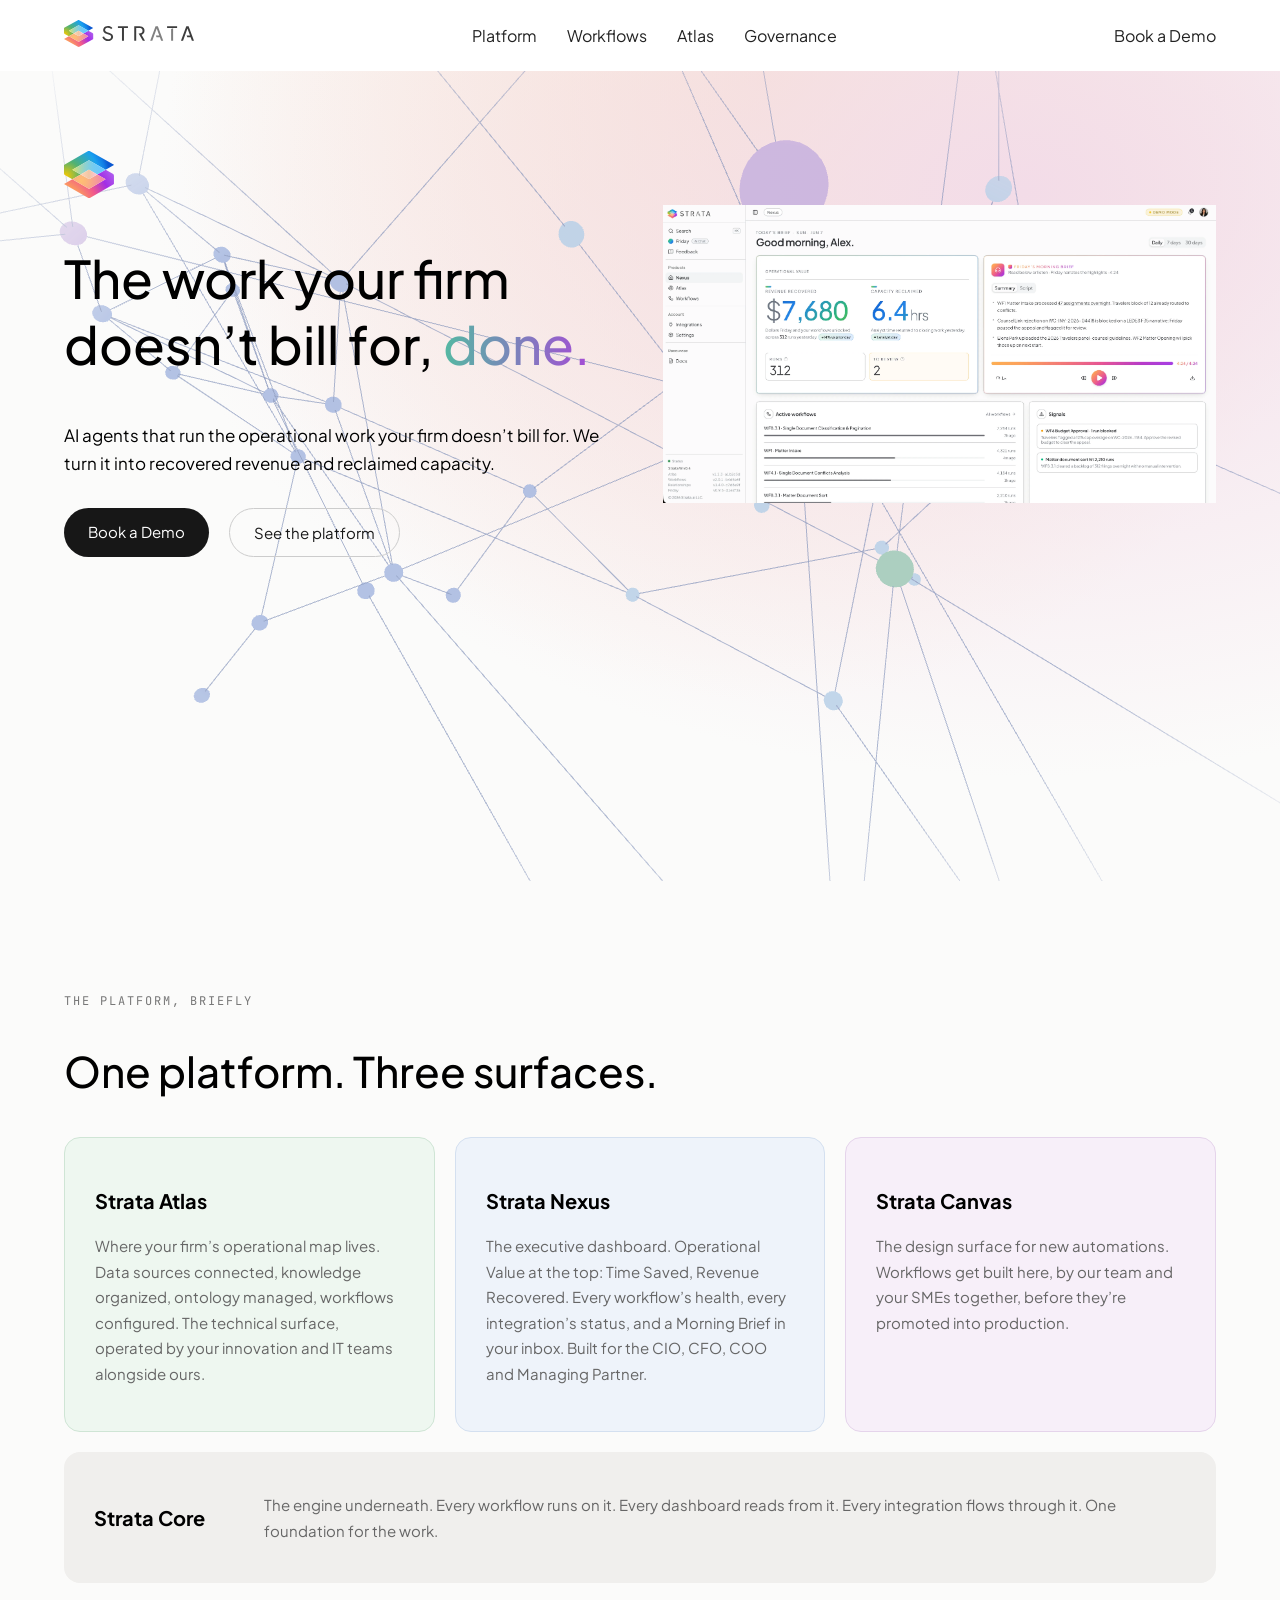
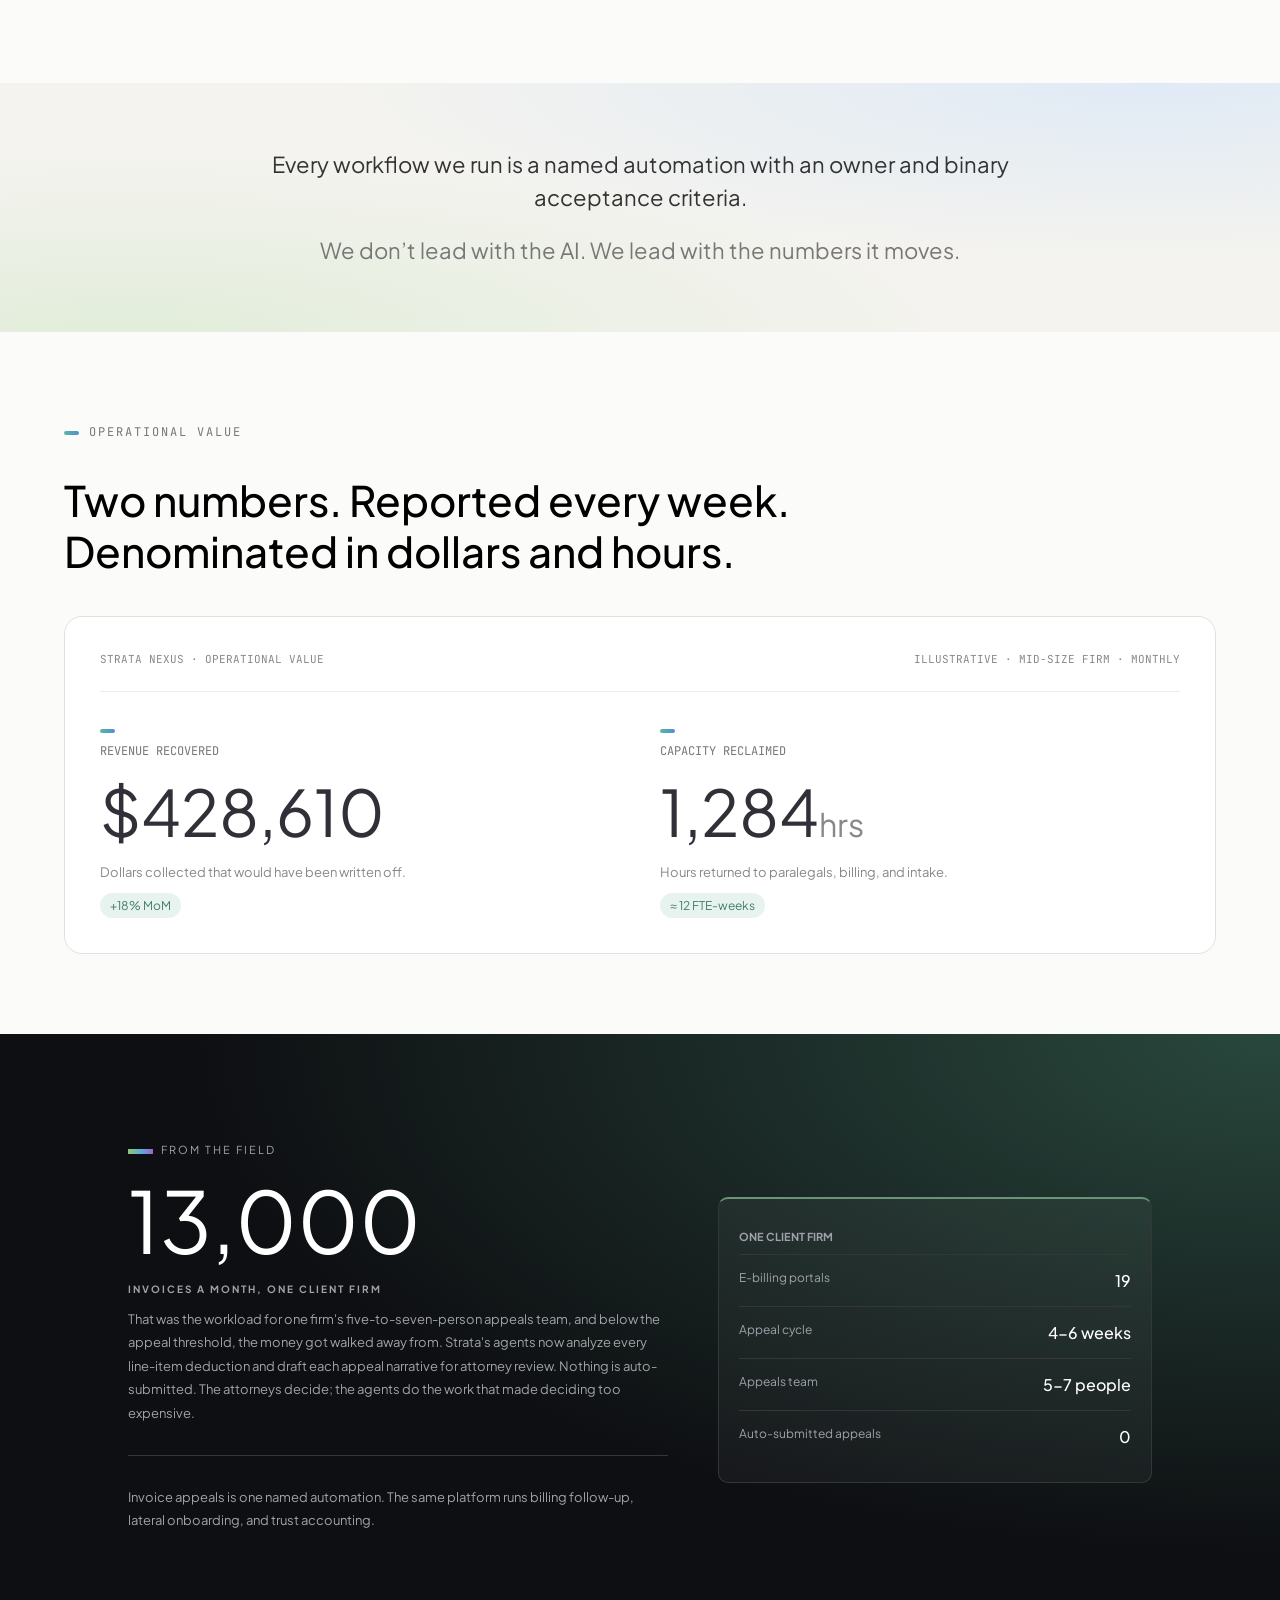
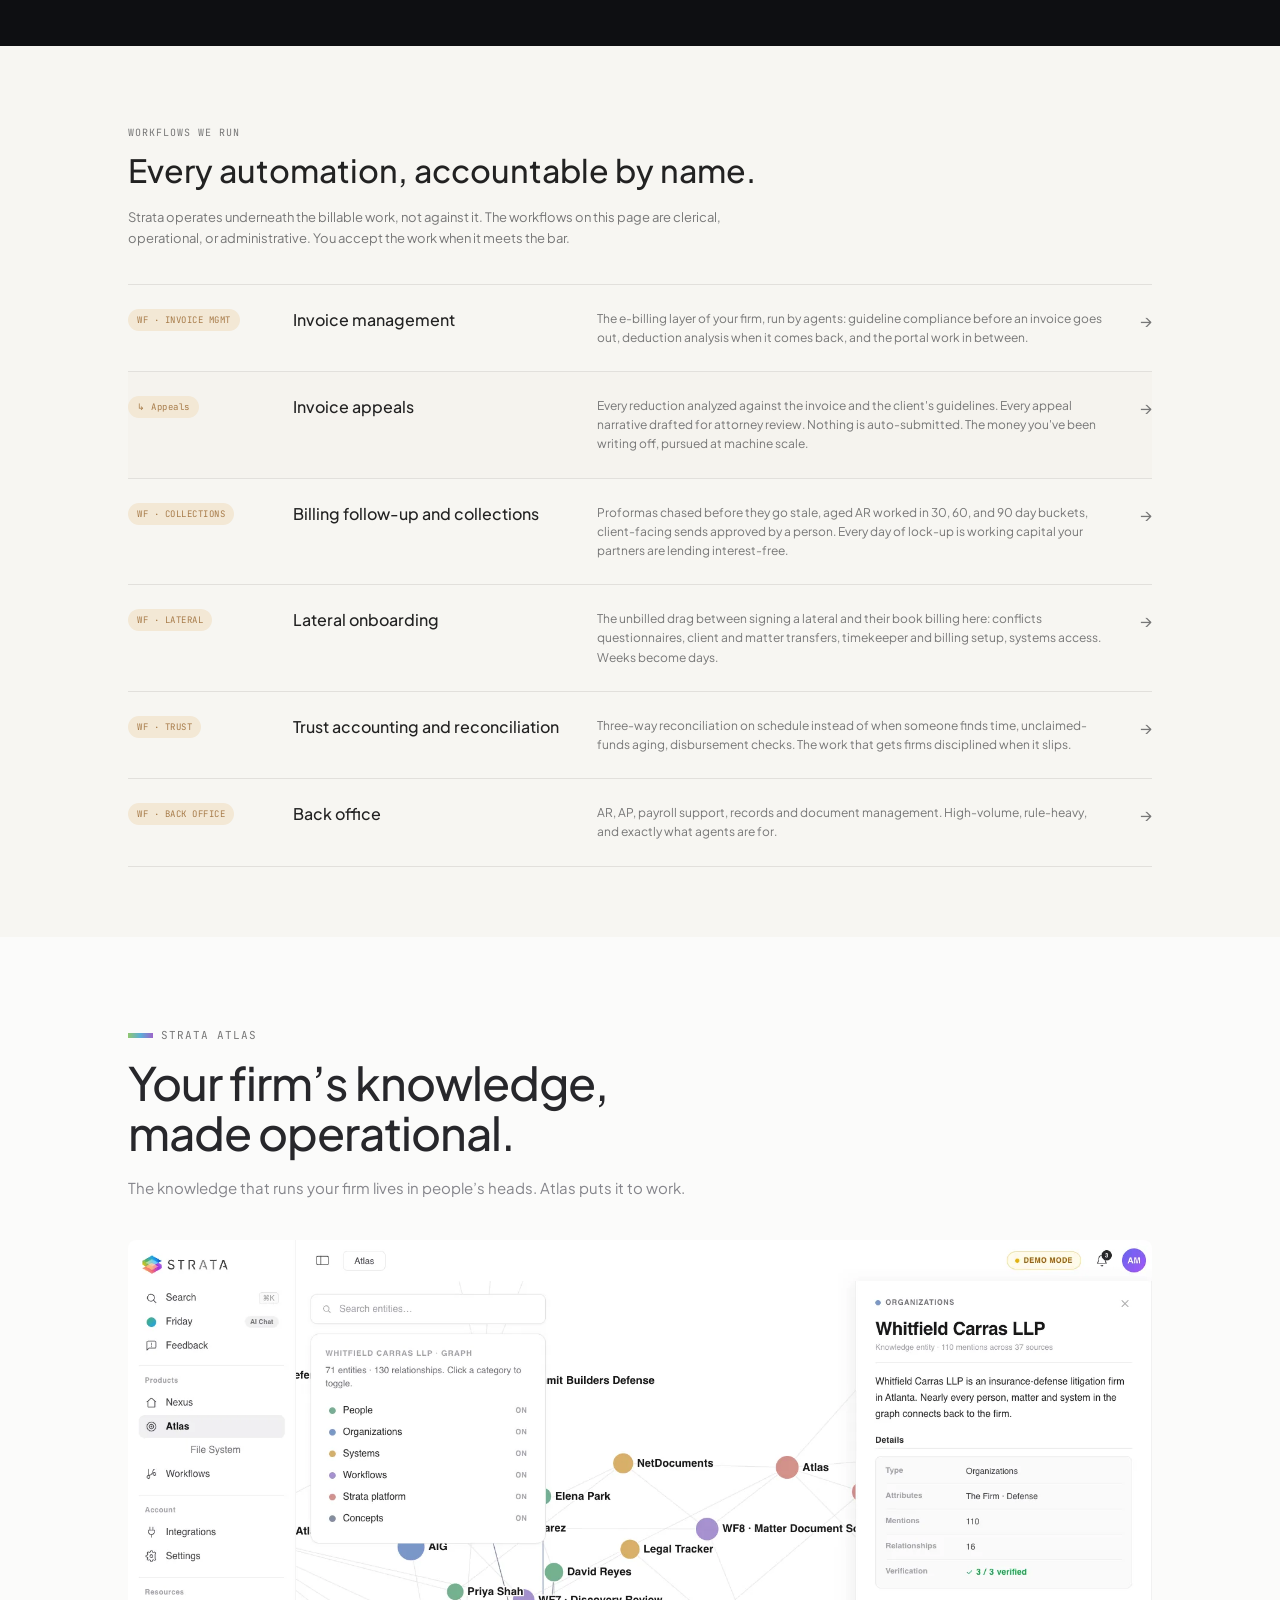
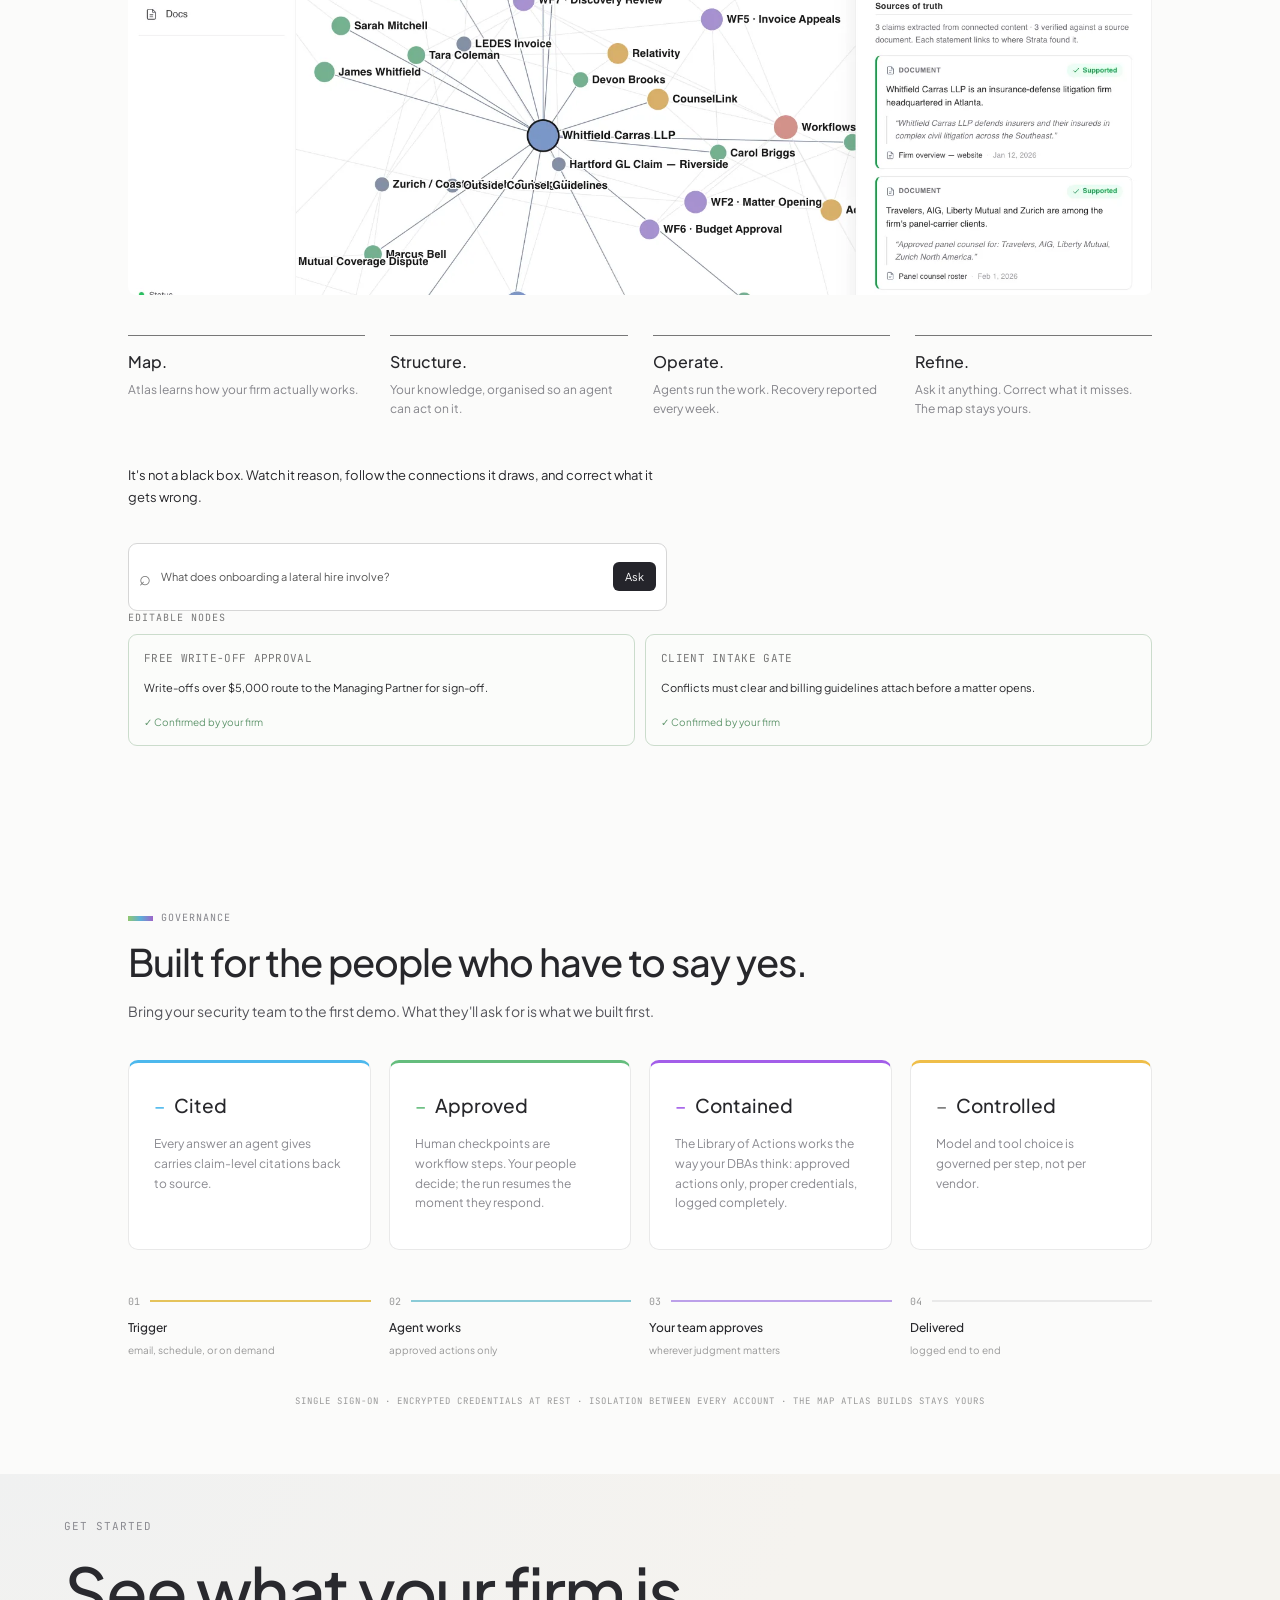
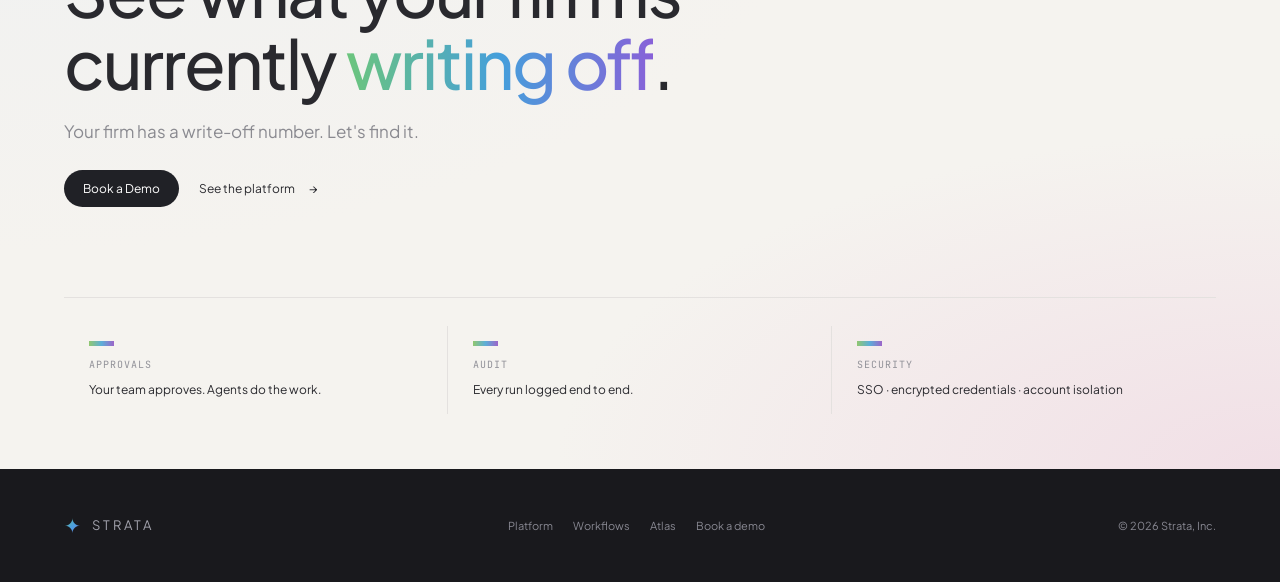
<file: index.html>
<!DOCTYPE html>
<html lang="en">

<head>
    <meta charset="UTF-8">
    <meta name="viewport" content="width=device-width, initial-scale=1">

    <title>Strata — Exercici004</title>

    <link rel="icon" href="assets/img/strata-icon.svg" type="image/svg+xml">
    <link rel="stylesheet" href="assets/fonts/fonts.css">
    <link rel="stylesheet" href="estils.css">

    <script defer src="assets/js/vendor/three.min.js"></script>
    <script defer src="assets/js/vendor/3d-force-graph.min.js"></script>
    <script defer src="assets/js/hero-graph.js"></script>
</head>

<body>

    <!-- HEADER -->
    <header>
        <nav>
            <a href="#inicio">
                <img src="assets/img/strata-logo.svg" alt="Strata">
            </a>

            <div>
                <a href="#platform">Platform</a>
                <a href="#workflows">Workflows</a>
                <a href="#atlas">Atlas</a>
                <a href="#governance">Governance</a>
            </div>

            <a href="#get-started">Book a Demo</a>
        </nav>
    </header>

    <main>

        <!-- HERO -->
        <section class="hero" id="inicio">
            <div class="container">

                <div class="hero-content">

                    <img src="assets/img/strata-icon.svg" alt="Strata">

                    <h1>
                        The work your firm doesn’t bill for,
                        <span>done.</span>
                    </h1>

                    <p>
                        AI agents that run the operational work your firm
                        doesn’t bill for. We turn it into recovered revenue
                        and reclaimed capacity.
                    </p>

                    <div class="hero-buttons">
                        <a href="#get-started">Book a Demo</a>
                        <a href="#platform">See the platform</a>
                    </div>

                </div>

                <img src="assets/img/nexus-screenshot.webp"
                     alt="Strata Nexus executive dashboard">

            </div>
        </section>

        <!-- PLATFORM -->
        <section class="platform" id="platform">

            <div class="platform-content">

                <p>THE PLATFORM, BRIEFLY</p>

                <h2>One platform. Three surfaces.</h2>

                <div class="platform-cards">

                    <article>
                        <h3>Strata Atlas</h3>
                        <p>
                            Where your firm’s operational map lives.
                            Data sources connected, knowledge organized,
                            ontology managed, workflows configured. The technical
                            surface, operated by your innovation and IT teams alongside ours.
                        </p>
                    </article>

                    <article>
                        <h3>Strata Nexus</h3>
                        <p>
                            The executive dashboard. Operational Value at the top:
                            Time Saved, Revenue Recovered. Every workflow’s health,
                            every integration’s status, and a Morning Brief in your inbox.
                            Built for the CIO, CFO, COO and Managing Partner.
                        </p>
                    </article>

                    <article>
                        <h3>Strata Canvas</h3>
                        <p>
                            The design surface for new automations. Workflows get built here,
                            by our team and your SMEs together, before they’re promoted into production.
                        </p>
                    </article>

                </div>

                <div class="platform-core">
                    <h3>Strata Core</h3>
                    <p>
                        The engine underneath. Every workflow runs on it.
                        Every dashboard reads from it. Every integration flows through it.
                        One foundation for the work.
                    </p>
                </div>

            </div>

        </section>

        <!-- MESSAGE -->
        <section class="message">

            <p>
                Every workflow we run is a named automation with an owner
                and binary acceptance criteria.
            </p>

            <p>
                We don’t lead with the AI. We lead with the numbers it moves.
            </p>

        </section>

        <!-- OPERATIONAL VALUE -->
        <section class="operational-value" id="operational-value">

            <div class="operational-content">

                <p class="operational-label">OPERATIONAL VALUE</p>

                <h2>
                    Two numbers. Reported every week.
                    <br>
                    Denominated in dollars and hours.
                </h2>

                <div class="value-panel">

                    <div class="value-heading">
                        <span>STRATA NEXUS · OPERATIONAL VALUE</span>
                        <span>ILLUSTRATIVE · MID-SIZE FIRM · MONTHLY</span>
                    </div>

                    <div class="value-cards">

                        <article>
                            <p>REVENUE RECOVERED</p>
                            <h3>$428,610</h3>
                            <p>Dollars collected that would have been written off.</p>
                            <span>+18% MoM</span>
                        </article>

                        <article>
                            <p>CAPACITY RECLAIMED</p>
                            <h3>1,284<span>hrs</span></h3>
                            <p>Hours returned to paralegals, billing, and intake.</p>
                            <span>≈ 12 FTE-weeks</span>
                        </article>

                    </div>

                </div>

            </div>

        </section>

        <!-- FROM THE FIELD -->
        <section class="seccion-field">

            <div class="field-izquierda">

                <h1>FROM THE FIELD</h1>

                <h2>13,000</h2>

                <h3>INVOICES A MONTH, ONE CLIENT FIRM</h3>

                <p>
                    That was the workload for one firm's
                    five-to-seven-person appeals team, and
                    below the appeal threshold, the money got
                    walked away from. Strata's agents now
                    analyze every line-item deduction and
                    draft each appeal narrative for attorney
                    review. Nothing is auto-submitted.
                    The attorneys decide; the agents do
                    the work that made deciding too expensive.
                </p>

                <hr>

                <p>
                    Invoice appeals is one named automation.
                    The same platform runs billing follow-up,
                    lateral onboarding, and trust accounting.
                </p>

            </div>

            <div class="field-derecha">

                <h3>ONE CLIENT FIRM</h3>

                <div class="field-fila">
                    <span>E-billing portals</span>
                    <strong>19</strong>
                </div>

                <div class="field-fila">
                    <span>Appeal cycle</span>
                    <strong>4-6 weeks</strong>
                </div>

                <div class="field-fila">
                    <span>Appeals team</span>
                    <strong>5-7 people</strong>
                </div>

                <div class="field-fila">
                    <span>Auto-submitted appeals</span>
                    <strong>0</strong>
                </div>

            </div>

        </section>

        <!-- WORKFLOWS -->
        <section class="seccion-workflows" id="workflows">

            <div class="workflows-inicio">

                <p class="workflows-etiqueta">WORKFLOWS WE RUN</p>

                <h2>Every automation, accountable by name.</h2>

                <p class="workflows-descripcion">
                    Strata operates underneath the billable work,
                    not against it. The workflows on this page are
                    clerical, operational, or administrative.
                    You accept the work when it meets the bar.
                </p>

            </div>

            <!-- 1er Workflow -->
            <div class="workflow-fila">

                <p class="workflow-codigo">WF · INVOICE MGMT</p>

                <h3>Invoice management</h3>

                <p class="workflow-texto">
                    The e-billing layer of your firm, run by agents:
                    guideline compliance before an invoice goes out,
                    deduction analysis when it comes back, and the
                    portal work in between.
                </p>

                <span class="workflow-flecha">→</span>

            </div>

            <!-- 2do workflow -->
            <div class="workflow-fila">

                <p class="workflow-codigo">↳ Appeals</p>

                <h3>Invoice appeals</h3>

                <p class="workflow-texto">
                    Every reduction analyzed against the invoice
                    and the client's guidelines. Every appeal
                    narrative drafted for attorney review.
                    Nothing is auto-submitted. The money you've
                    been writing off, pursued at machine scale.
                </p>

                <span class="workflow-flecha">→</span>

            </div>

            <!-- 3er Workflow -->
            <div class="workflow-fila">

                <p class="workflow-codigo">WF · COLLECTIONS</p>

                <h3>Billing follow-up and collections</h3>

                <p class="workflow-texto">
                    Proformas chased before they go stale,
                    aged AR worked in 30, 60, and 90 day buckets,
                    client-facing sends approved by a person.
                    Every day of lock-up is working capital your
                    partners are lending interest-free.
                </p>

                <span class="workflow-flecha">→</span>

            </div>

            <!-- 4to Workflow -->
            <div class="workflow-fila">

                <p class="workflow-codigo">WF · LATERAL</p>

                <h3>Lateral onboarding</h3>

                <p class="workflow-texto">
                    The unbilled drag between signing a lateral
                    and their book billing here: conflicts
                    questionnaires, client and matter transfers,
                    timekeeper and billing setup, systems access.
                    Weeks become days.
                </p>

                <span class="workflow-flecha">→</span>

            </div>

            <!-- 5to Workflow -->
            <div class="workflow-fila">

                <p class="workflow-codigo">WF · TRUST</p>

                <h3>Trust accounting and reconciliation</h3>

                <p class="workflow-texto">
                    Three-way reconciliation on schedule instead
                    of when someone finds time, unclaimed-funds
                    aging, disbursement checks. The work that
                    gets firms disciplined when it slips.
                </p>

                <span class="workflow-flecha">→</span>

            </div>

            <!-- 6to Workflow -->
            <div class="workflow-fila">

                <p class="workflow-codigo">WF · BACK OFFICE</p>

                <h3>Back office</h3>

                <p class="workflow-texto">
                    AR, AP, payroll support, records and document
                    management. High-volume, rule-heavy, and
                    exactly what agents are for.
                </p>

                <span class="workflow-flecha">→</span>

            </div>

        </section>

        <!-- ATLAS -->
        <section class="seccion-atlas" id="atlas">

            <div class="atlas-inicio">

                <p class="atlas-etiqueta">STRATA ATLAS</p>

                <h2>Your firm’s knowledge,<br>made operational.</h2>

                <p class="atlas-descripcion">
                    The knowledge that runs your firm lives in people’s heads.
                    Atlas puts it to work.
                </p>

            </div>

            <!-- Imagen Atlas -->
            <div class="atlas-imagen">
                <img src="assets/img/atlas-screenshot.webp" alt="Plataforma Strata Atlas">
            </div>

            <!-- 4 funciones principales de Atlas -->
            <div class="atlas-caracteristicas">

                <div class="atlas-caracteristica">
                    <h3>Map.</h3>
                    <p>Atlas learns how your firm actually works.</p>
                </div>

                <div class="atlas-caracteristica">
                    <h3>Structure.</h3>
                    <p>Your knowledge, organised so an agent can act on it.</p>
                </div>

                <div class="atlas-caracteristica">
                    <h3>Operate.</h3>
                    <p>Agents run the work. Recovery reported every week.</p>
                </div>

                <div class="atlas-caracteristica">
                    <h3>Refine.</h3>
                    <p>Ask it anything. Correct what it misses. The map stays yours.</p>
                </div>

            </div>

            <div class="atlas-explicacion">
                <p>
                    It's not a black box. Watch it reason, follow the
                    connections it draws, and correct what it gets wrong.
                </p>
            </div>

            <div class="atlas-consulta">

                <div class="atlas-pregunta">

                    <div class="atlas-buscador">
                        <span class="atlas-lupa">⌕</span>

                        <span class="atlas-pregunta-texto">
                            What does onboarding a lateral hire involve?
                        </span>

                        <button type="button">Ask</button>
                    </div>

                </div>

            </div>

            <!-- Las 2 tarjetas de Atlas -->
            <div class="atlas-nodos">

                <p class="atlas-nodos-titulo">EDITABLE NODES</p>

                <div class="atlas-tarjetas">

                    <div class="atlas-tarjeta">
                        <p class="atlas-tarjeta-tipo">FREE WRITE-OFF APPROVAL</p>

                        <p>
                            Write-offs over $5,000 route to the
                            Managing Partner for sign-off.
                        </p>

                        <span>✓ Confirmed by your firm</span>
                    </div>

                    <div class="atlas-tarjeta">
                        <p class="atlas-tarjeta-tipo">CLIENT INTAKE GATE</p>

                        <p>
                            Conflicts must clear and billing
                            guidelines attach before a matter opens.
                        </p>

                        <span>✓ Confirmed by your firm</span>
                    </div>

                </div>

            </div>

        </section>

        <!-- GOVERNANCE -->
        <section class="seccion-governance" id="governance">

            <div class="governance-inicio">

                <p class="governance-etiqueta">GOVERNANCE</p>

                <h2>Built for the people who have to say yes.</h2>

                <p class="governance-descripcion">
                    Bring your security team to the first demo.
                    What they'll ask for is what we built first.
                </p>

            </div>

            <!-- 4 tarjetas de seguridad -->
            <div class="governance-tarjetas">

                <div class="governance-tarjeta governance-cited">
                    <h3>Cited</h3>
                    <p>
                        Every answer an agent gives carries
                        claim-level citations back to source.
                    </p>
                </div>

                <div class="governance-tarjeta governance-approved">
                    <h3>Approved</h3>
                    <p>
                        Human checkpoints are workflow steps.
                        Your people decide; the run resumes
                        the moment they respond.
                    </p>
                </div>

                <div class="governance-tarjeta governance-contained">
                    <h3>Contained</h3>
                    <p>
                        The Library of Actions works the way
                        your DBAs think: approved actions only,
                        proper credentials, logged completely.
                    </p>
                </div>

                <div class="governance-tarjeta governance-controlled">
                    <h3>Controlled</h3>
                    <p>
                        Model and tool choice is governed
                        per step, not per vendor.
                    </p>
                </div>

            </div>

            <!-- Fases del proceso -->
            <div class="governance-proceso">

                <div class="governance-paso governance-paso-1">
                    <div class="governance-paso-superior">
                        <span>01</span>
                        <div class="governance-linea"></div>
                    </div>

                    <h4>Trigger</h4>
                    <p>email, schedule, or on demand</p>
                </div>

                <div class="governance-paso governance-paso-2">
                    <div class="governance-paso-superior">
                        <span>02</span>
                        <div class="governance-linea"></div>
                    </div>

                    <h4>Agent works</h4>
                    <p>approved actions only</p>
                </div>

                <div class="governance-paso governance-paso-3">
                    <div class="governance-paso-superior">
                        <span>03</span>
                        <div class="governance-linea"></div>
                    </div>

                    <h4>Your team approves</h4>
                    <p>wherever judgment matters</p>
                </div>

                <div class="governance-paso governance-paso-4">
                    <div class="governance-paso-superior">
                        <span>04</span>
                        <div class="governance-linea"></div>
                    </div>

                    <h4>Delivered</h4>
                    <p>logged end to end</p>
                </div>

            </div>

            <p class="governance-final">
                SINGLE SIGN-ON · ENCRYPTED CREDENTIALS AT REST ·
                ISOLATION BETWEEN EVERY ACCOUNT · THE MAP ATLAS BUILDS STAYS YOURS
            </p>

        </section>

        <!-- GET STARTED -->
        <section class="seccion-getstarted" id="get-started">

            <div class="getstarted-inicio">

                <p class="getstarted-etiqueta">GET STARTED</p>

                <h2>
                    See what your firm is<br>
                    currently <span>writing off</span>.
                </h2>

                <p class="getstarted-descripcion">
                    Your firm has a write-off number. Let's find it.
                </p>

                <div class="getstarted-botones">
                    <a href="mailto:contact@strata.ai" class="getstarted-demo">Book a Demo</a>

                    <a href="#atlas" class="getstarted-plataforma">
                        See the platform <span>→</span>
                    </a>
                </div>

            </div>

            <!-- Tres apartados con informacion sobre Strata -->
            <div class="getstarted-informacion">

                <div class="getstarted-dato">
                    <p class="getstarted-dato-titulo">APPROVALS</p>
                    <p>Your team approves. Agents do the work.</p>
                </div>

                <div class="getstarted-dato">
                    <p class="getstarted-dato-titulo">AUDIT</p>
                    <p>Every run logged end to end.</p>
                </div>

                <div class="getstarted-dato">
                    <p class="getstarted-dato-titulo">SECURITY</p>
                    <p>SSO · encrypted credentials · account isolation</p>
                </div>

            </div>

        </section>

    </main>

    <!-- FOOTER -->
    <footer class="footer-strata">

        <div class="footer-logo">
            <span class="footer-icono">✦</span>
            <span>STRATA</span>
        </div>

        <nav class="footer-enlaces">
            <a href="#platform">Platform</a>
            <a href="#workflows">Workflows</a>
            <a href="#atlas">Atlas</a>
            <a href="#get-started">Book a demo</a>
        </nav>

        <p class="footer-copyright">© 2026 Strata, Inc.</p>

    </footer>

</body>
</html>
</file>
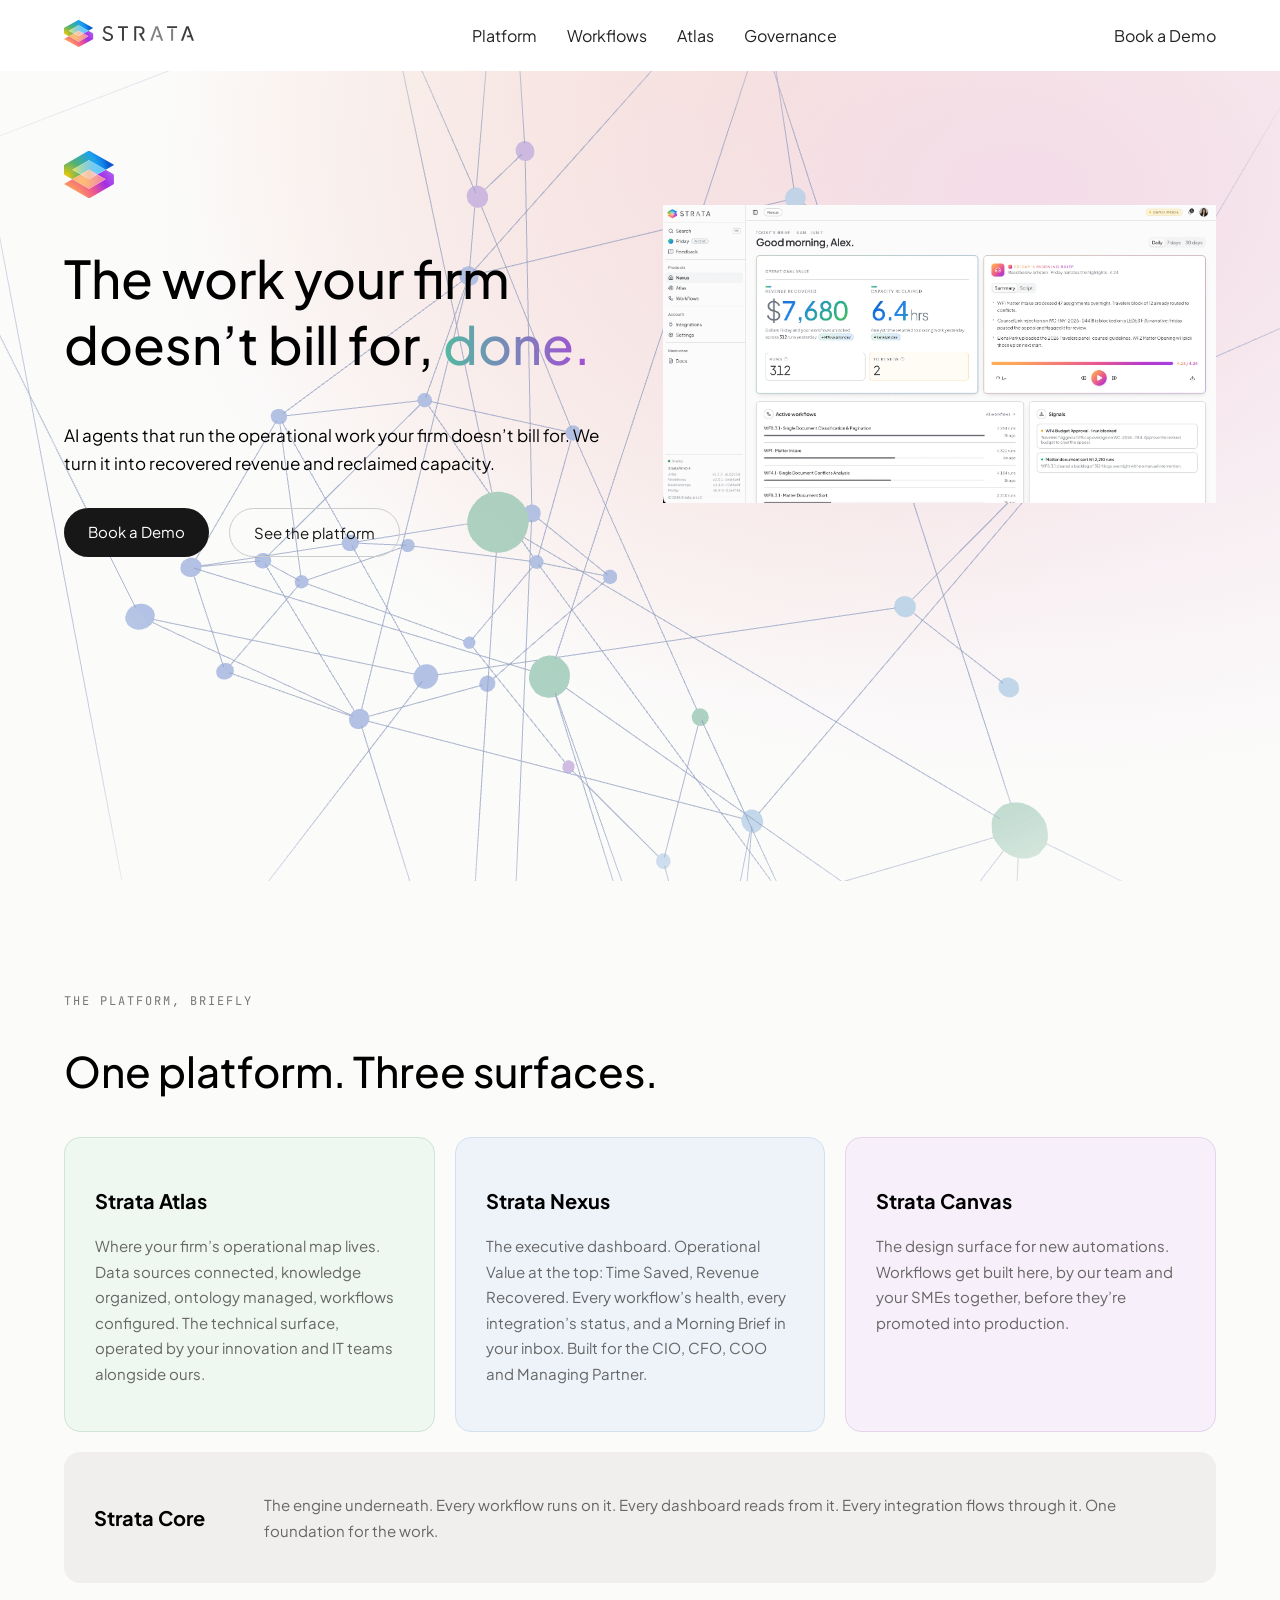
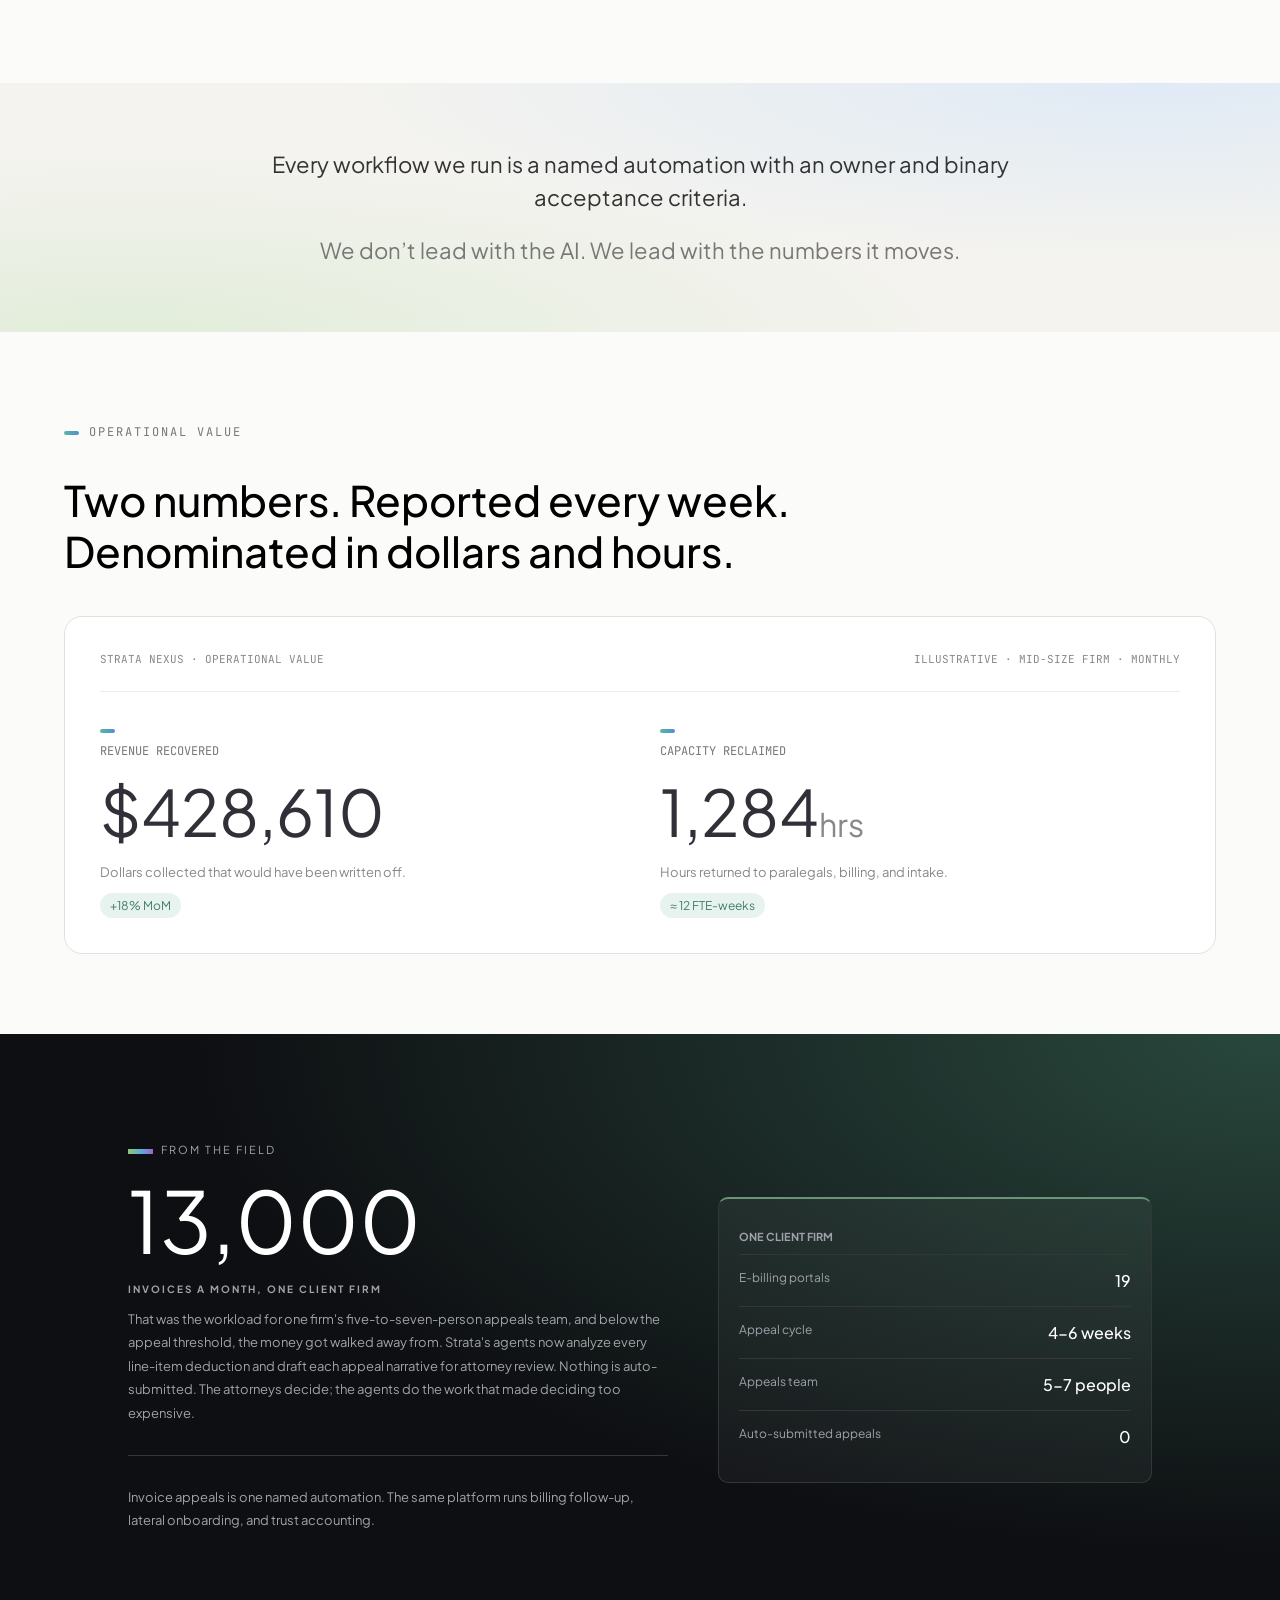
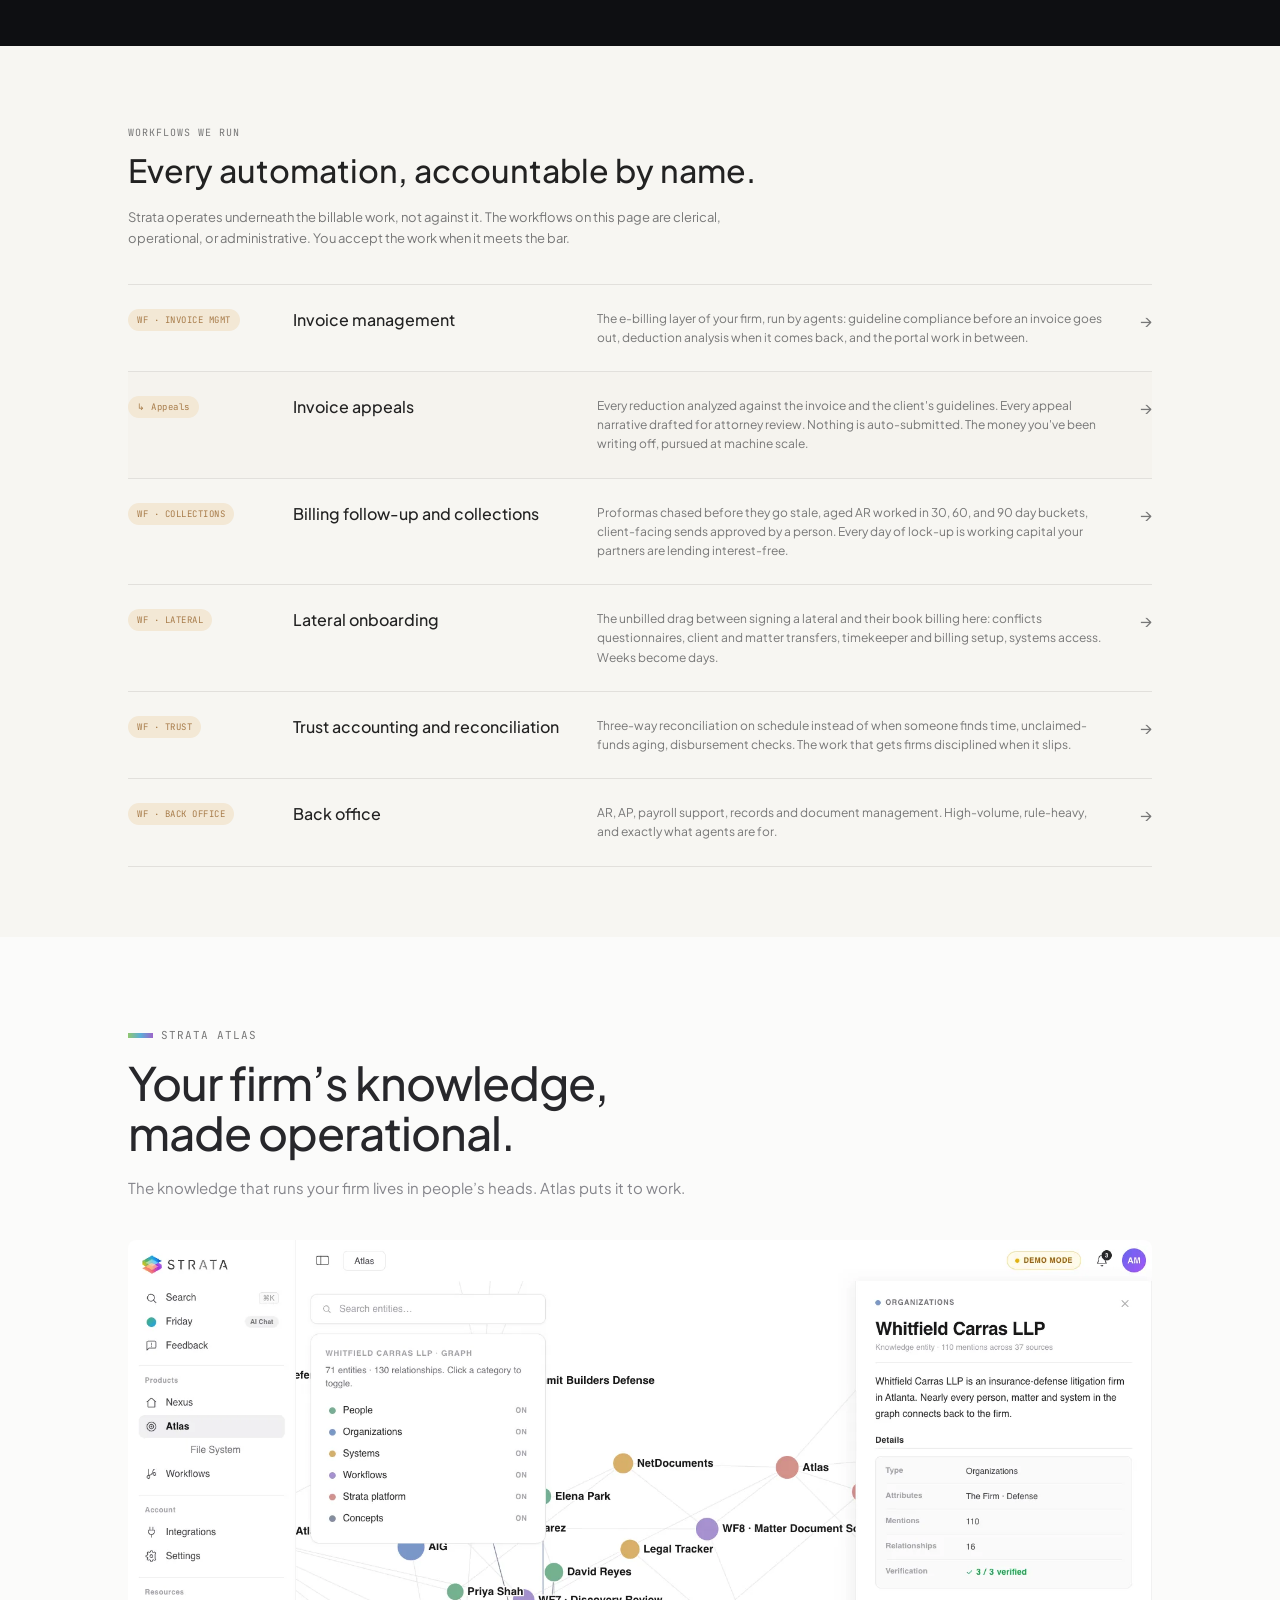
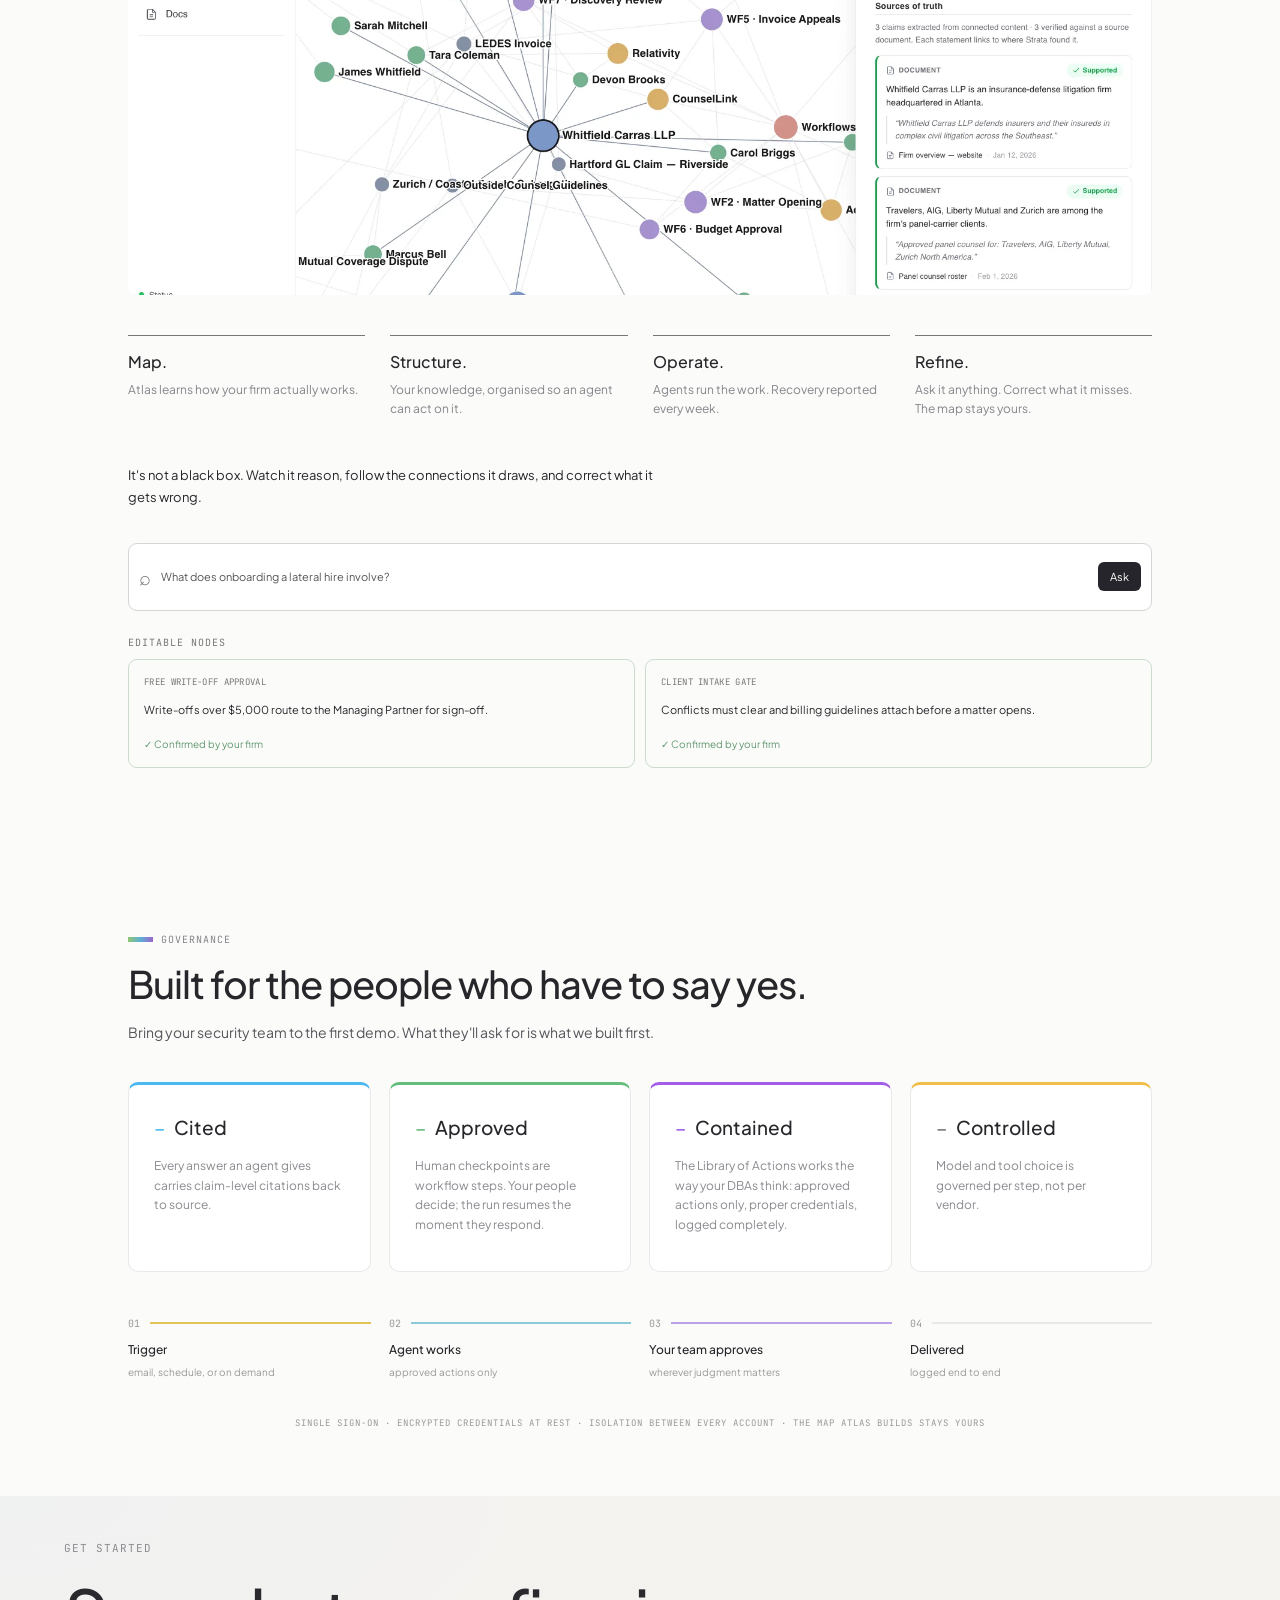
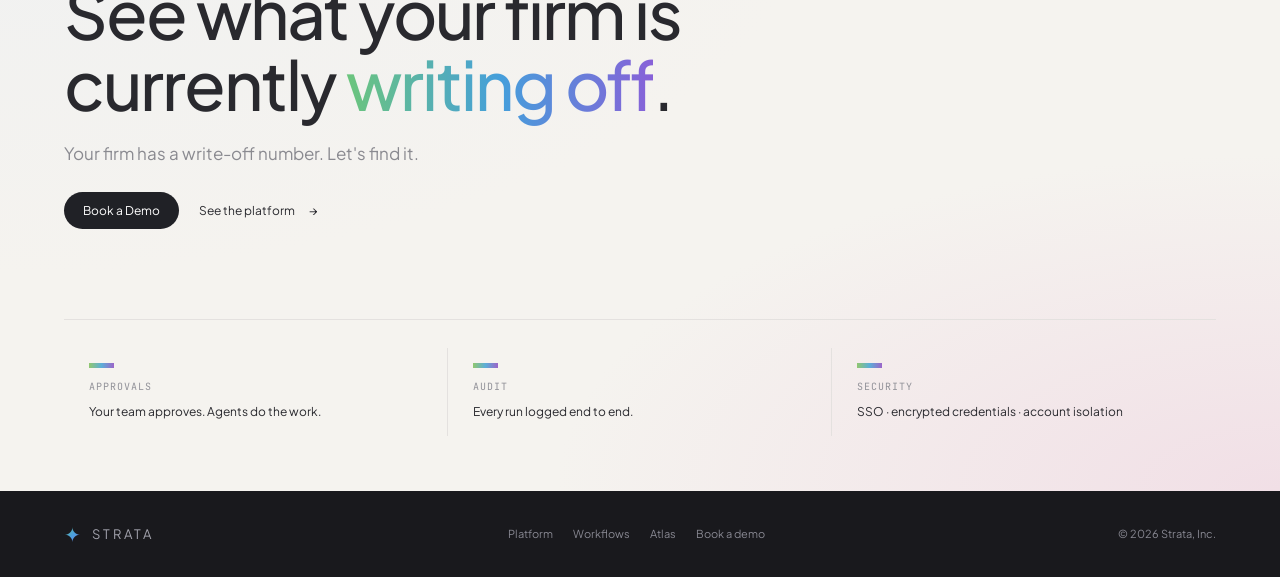
<file: Servidor/public/index.html>
<!DOCTYPE html>
<html lang="en">

<head>
    <meta charset="UTF-8">
    <meta name="viewport" content="width=device-width, initial-scale=1">

    <title>Strata — Exercici004</title>

    <link rel="icon" href="assets/img/strata-icon.svg" type="image/svg+xml">
    <link rel="stylesheet" href="assets/fonts/fonts.css">
    <link rel="stylesheet" href="estils.css">

    <script defer src="assets/js/vendor/three.min.js"></script>
    <script defer src="assets/js/vendor/3d-force-graph.min.js"></script>
    <script defer src="assets/js/hero-graph.js"></script>
</head>

<body>

    <!-- HEADER -->
    <header>
        <nav>
            <a href="#inicio">
                <img src="assets/img/strata-logo.svg" alt="Strata">
            </a>

            <div>
                <a href="#platform">Platform</a>
                <a href="#workflows">Workflows</a>
                <a href="#atlas">Atlas</a>
                <a href="#governance">Governance</a>
            </div>

            <a href="#get-started">Book a Demo</a>
        </nav>
    </header>

    <main>

        <!-- HERO -->
        <section class="hero" id="inicio">
            <div class="container">

                <div class="hero-content">

                    <img src="assets/img/strata-icon.svg" alt="Strata">

                    <h1>
                        The work your firm doesn’t bill for,
                        <span>done.</span>
                    </h1>

                    <p>
                        AI agents that run the operational work your firm
                        doesn’t bill for. We turn it into recovered revenue
                        and reclaimed capacity.
                    </p>

                    <div class="hero-buttons">
                        <a href="#get-started">Book a Demo</a>
                        <a href="#platform">See the platform</a>
                    </div>

                </div>

                <img src="assets/img/nexus-screenshot.webp"
                     alt="Strata Nexus executive dashboard">

            </div>
        </section>

        <!-- PLATFORM -->
        <section class="platform" id="platform">

            <div class="platform-content">

                <p>THE PLATFORM, BRIEFLY</p>

                <h2>One platform. Three surfaces.</h2>

                <div class="platform-cards">

                    <article>
                        <h3>Strata Atlas</h3>
                        <p>
                            Where your firm’s operational map lives.
                            Data sources connected, knowledge organized,
                            ontology managed, workflows configured. The technical
                            surface, operated by your innovation and IT teams alongside ours.
                        </p>
                    </article>

                    <article>
                        <h3>Strata Nexus</h3>
                        <p>
                            The executive dashboard. Operational Value at the top:
                            Time Saved, Revenue Recovered. Every workflow’s health,
                            every integration’s status, and a Morning Brief in your inbox.
                            Built for the CIO, CFO, COO and Managing Partner.
                        </p>
                    </article>

                    <article>
                        <h3>Strata Canvas</h3>
                        <p>
                            The design surface for new automations. Workflows get built here,
                            by our team and your SMEs together, before they’re promoted into production.
                        </p>
                    </article>

                </div>

                <div class="platform-core">
                    <h3>Strata Core</h3>
                    <p>
                        The engine underneath. Every workflow runs on it.
                        Every dashboard reads from it. Every integration flows through it.
                        One foundation for the work.
                    </p>
                </div>

            </div>

        </section>

        <!-- MESSAGE -->
        <section class="message">

            <p>
                Every workflow we run is a named automation with an owner
                and binary acceptance criteria.
            </p>

            <p>
                We don’t lead with the AI. We lead with the numbers it moves.
            </p>

        </section>

        <!-- OPERATIONAL VALUE -->
        <section class="operational-value" id="operational-value">

            <div class="operational-content">

                <p class="operational-label">OPERATIONAL VALUE</p>

                <h2>
                    Two numbers. Reported every week.
                    <br>
                    Denominated in dollars and hours.
                </h2>

                <div class="value-panel">

                    <div class="value-heading">
                        <span>STRATA NEXUS · OPERATIONAL VALUE</span>
                        <span>ILLUSTRATIVE · MID-SIZE FIRM · MONTHLY</span>
                    </div>

                    <div class="value-cards">

                        <article>
                            <p>REVENUE RECOVERED</p>
                            <h3>$428,610</h3>
                            <p>Dollars collected that would have been written off.</p>
                            <span>+18% MoM</span>
                        </article>

                        <article>
                            <p>CAPACITY RECLAIMED</p>
                            <h3>1,284<span>hrs</span></h3>
                            <p>Hours returned to paralegals, billing, and intake.</p>
                            <span>≈ 12 FTE-weeks</span>
                        </article>

                    </div>

                </div>

            </div>

        </section>

        <!-- FROM THE FIELD -->
        <section class="seccion-field">

            <div class="field-izquierda">

                <h1>FROM THE FIELD</h1>

                <h2>13,000</h2>

                <h3>INVOICES A MONTH, ONE CLIENT FIRM</h3>

                <p>
                    That was the workload for one firm's
                    five-to-seven-person appeals team, and
                    below the appeal threshold, the money got
                    walked away from. Strata's agents now
                    analyze every line-item deduction and
                    draft each appeal narrative for attorney
                    review. Nothing is auto-submitted.
                    The attorneys decide; the agents do
                    the work that made deciding too expensive.
                </p>

                <hr>

                <p>
                    Invoice appeals is one named automation.
                    The same platform runs billing follow-up,
                    lateral onboarding, and trust accounting.
                </p>

            </div>

            <div class="field-derecha">

                <h3>ONE CLIENT FIRM</h3>

                <div class="field-fila">
                    <span>E-billing portals</span>
                    <strong>19</strong>
                </div>

                <div class="field-fila">
                    <span>Appeal cycle</span>
                    <strong>4-6 weeks</strong>
                </div>

                <div class="field-fila">
                    <span>Appeals team</span>
                    <strong>5-7 people</strong>
                </div>

                <div class="field-fila">
                    <span>Auto-submitted appeals</span>
                    <strong>0</strong>
                </div>

            </div>

        </section>

        <!-- WORKFLOWS -->
        <section class="seccion-workflows" id="workflows">

            <div class="workflows-inicio">

                <p class="workflows-etiqueta">WORKFLOWS WE RUN</p>

                <h2>Every automation, accountable by name.</h2>

                <p class="workflows-descripcion">
                    Strata operates underneath the billable work,
                    not against it. The workflows on this page are
                    clerical, operational, or administrative.
                    You accept the work when it meets the bar.
                </p>

            </div>

            <!-- 1er Workflow -->
            <div class="workflow-fila">

                <p class="workflow-codigo">WF · INVOICE MGMT</p>

                <h3>Invoice management</h3>

                <p class="workflow-texto">
                    The e-billing layer of your firm, run by agents:
                    guideline compliance before an invoice goes out,
                    deduction analysis when it comes back, and the
                    portal work in between.
                </p>

                <span class="workflow-flecha">→</span>

            </div>

            <!-- 2do workflow -->
            <div class="workflow-fila">

                <p class="workflow-codigo">↳ Appeals</p>

                <h3>Invoice appeals</h3>

                <p class="workflow-texto">
                    Every reduction analyzed against the invoice
                    and the client's guidelines. Every appeal
                    narrative drafted for attorney review.
                    Nothing is auto-submitted. The money you've
                    been writing off, pursued at machine scale.
                </p>

                <span class="workflow-flecha">→</span>

            </div>

            <!-- 3er Workflow -->
            <div class="workflow-fila">

                <p class="workflow-codigo">WF · COLLECTIONS</p>

                <h3>Billing follow-up and collections</h3>

                <p class="workflow-texto">
                    Proformas chased before they go stale,
                    aged AR worked in 30, 60, and 90 day buckets,
                    client-facing sends approved by a person.
                    Every day of lock-up is working capital your
                    partners are lending interest-free.
                </p>

                <span class="workflow-flecha">→</span>

            </div>

            <!-- 4to Workflow -->
            <div class="workflow-fila">

                <p class="workflow-codigo">WF · LATERAL</p>

                <h3>Lateral onboarding</h3>

                <p class="workflow-texto">
                    The unbilled drag between signing a lateral
                    and their book billing here: conflicts
                    questionnaires, client and matter transfers,
                    timekeeper and billing setup, systems access.
                    Weeks become days.
                </p>

                <span class="workflow-flecha">→</span>

            </div>

            <!-- 5to Workflow -->
            <div class="workflow-fila">

                <p class="workflow-codigo">WF · TRUST</p>

                <h3>Trust accounting and reconciliation</h3>

                <p class="workflow-texto">
                    Three-way reconciliation on schedule instead
                    of when someone finds time, unclaimed-funds
                    aging, disbursement checks. The work that
                    gets firms disciplined when it slips.
                </p>

                <span class="workflow-flecha">→</span>

            </div>

            <!-- 6to Workflow -->
            <div class="workflow-fila">

                <p class="workflow-codigo">WF · BACK OFFICE</p>

                <h3>Back office</h3>

                <p class="workflow-texto">
                    AR, AP, payroll support, records and document
                    management. High-volume, rule-heavy, and
                    exactly what agents are for.
                </p>

                <span class="workflow-flecha">→</span>

            </div>

        </section>

        <!-- ATLAS -->
        <section class="seccion-atlas" id="atlas">

            <div class="atlas-inicio">

                <p class="atlas-etiqueta">STRATA ATLAS</p>

                <h2>Your firm’s knowledge,<br>made operational.</h2>

                <p class="atlas-descripcion">
                    The knowledge that runs your firm lives in people’s heads.
                    Atlas puts it to work.
                </p>

            </div>

            <!-- Imagen Atlas -->
            <div class="atlas-imagen">
                <img src="assets/img/atlas-screenshot.webp" alt="Plataforma Strata Atlas">
            </div>

            <!-- 4 funciones principales de Atlas -->
            <div class="atlas-caracteristicas">

                <div class="atlas-caracteristica">
                    <h3>Map.</h3>
                    <p>Atlas learns how your firm actually works.</p>
                </div>

                <div class="atlas-caracteristica">
                    <h3>Structure.</h3>
                    <p>Your knowledge, organised so an agent can act on it.</p>
                </div>

                <div class="atlas-caracteristica">
                    <h3>Operate.</h3>
                    <p>Agents run the work. Recovery reported every week.</p>
                </div>

                <div class="atlas-caracteristica">
                    <h3>Refine.</h3>
                    <p>Ask it anything. Correct what it misses. The map stays yours.</p>
                </div>

            </div>

            <div class="atlas-explicacion">
                <p>
                    It's not a black box. Watch it reason, follow the
                    connections it draws, and correct what it gets wrong.
                </p>
            </div>

            <div class="atlas-consulta">

                <div class="atlas-pregunta">

                    <div class="atlas-buscador">
                        <span class="atlas-lupa">⌕</span>

                        <span class="atlas-pregunta-texto">
                            What does onboarding a lateral hire involve?
                        </span>

                        <button type="button">Ask</button>
                    </div>

                </div>

            </div>

            <!-- Las 2 tarjetas de Atlas -->
            <div class="atlas-nodos">

                <p class="atlas-nodos-titulo">EDITABLE NODES</p>

                <div class="atlas-tarjetas">

                    <div class="atlas-tarjeta">
                        <p class="atlas-tarjeta-tipo">FREE WRITE-OFF APPROVAL</p>

                        <p>
                            Write-offs over $5,000 route to the
                            Managing Partner for sign-off.
                        </p>

                        <span>✓ Confirmed by your firm</span>
                    </div>

                    <div class="atlas-tarjeta">
                        <p class="atlas-tarjeta-tipo">CLIENT INTAKE GATE</p>

                        <p>
                            Conflicts must clear and billing
                            guidelines attach before a matter opens.
                        </p>

                        <span>✓ Confirmed by your firm</span>
                    </div>

                </div>

            </div>

        </section>

        <!-- GOVERNANCE -->
        <section class="seccion-governance" id="governance">

            <div class="governance-inicio">

                <p class="governance-etiqueta">GOVERNANCE</p>

                <h2>Built for the people who have to say yes.</h2>

                <p class="governance-descripcion">
                    Bring your security team to the first demo.
                    What they'll ask for is what we built first.
                </p>

            </div>

            <!-- 4 tarjetas de seguridad -->
            <div class="governance-tarjetas">

                <div class="governance-tarjeta governance-cited">
                    <h3>Cited</h3>
                    <p>
                        Every answer an agent gives carries
                        claim-level citations back to source.
                    </p>
                </div>

                <div class="governance-tarjeta governance-approved">
                    <h3>Approved</h3>
                    <p>
                        Human checkpoints are workflow steps.
                        Your people decide; the run resumes
                        the moment they respond.
                    </p>
                </div>

                <div class="governance-tarjeta governance-contained">
                    <h3>Contained</h3>
                    <p>
                        The Library of Actions works the way
                        your DBAs think: approved actions only,
                        proper credentials, logged completely.
                    </p>
                </div>

                <div class="governance-tarjeta governance-controlled">
                    <h3>Controlled</h3>
                    <p>
                        Model and tool choice is governed
                        per step, not per vendor.
                    </p>
                </div>

            </div>

            <!-- Fases del proceso -->
            <div class="governance-proceso">

                <div class="governance-paso governance-paso-1">
                    <div class="governance-paso-superior">
                        <span>01</span>
                        <div class="governance-linea"></div>
                    </div>

                    <h4>Trigger</h4>
                    <p>email, schedule, or on demand</p>
                </div>

                <div class="governance-paso governance-paso-2">
                    <div class="governance-paso-superior">
                        <span>02</span>
                        <div class="governance-linea"></div>
                    </div>

                    <h4>Agent works</h4>
                    <p>approved actions only</p>
                </div>

                <div class="governance-paso governance-paso-3">
                    <div class="governance-paso-superior">
                        <span>03</span>
                        <div class="governance-linea"></div>
                    </div>

                    <h4>Your team approves</h4>
                    <p>wherever judgment matters</p>
                </div>

                <div class="governance-paso governance-paso-4">
                    <div class="governance-paso-superior">
                        <span>04</span>
                        <div class="governance-linea"></div>
                    </div>

                    <h4>Delivered</h4>
                    <p>logged end to end</p>
                </div>

            </div>

            <p class="governance-final">
                SINGLE SIGN-ON · ENCRYPTED CREDENTIALS AT REST ·
                ISOLATION BETWEEN EVERY ACCOUNT · THE MAP ATLAS BUILDS STAYS YOURS
            </p>

        </section>

        <!-- GET STARTED -->
        <section class="seccion-getstarted" id="get-started">

            <div class="getstarted-inicio">

                <p class="getstarted-etiqueta">GET STARTED</p>

                <h2>
                    See what your firm is<br>
                    currently <span>writing off</span>.
                </h2>

                <p class="getstarted-descripcion">
                    Your firm has a write-off number. Let's find it.
                </p>

                <div class="getstarted-botones">
                    <a href="mailto:contact@strata.ai" class="getstarted-demo">Book a Demo</a>

                    <a href="#atlas" class="getstarted-plataforma">
                        See the platform <span>→</span>
                    </a>
                </div>

            </div>

            <!-- Tres apartados con informacion sobre Strata -->
            <div class="getstarted-informacion">

                <div class="getstarted-dato">
                    <p class="getstarted-dato-titulo">APPROVALS</p>
                    <p>Your team approves. Agents do the work.</p>
                </div>

                <div class="getstarted-dato">
                    <p class="getstarted-dato-titulo">AUDIT</p>
                    <p>Every run logged end to end.</p>
                </div>

                <div class="getstarted-dato">
                    <p class="getstarted-dato-titulo">SECURITY</p>
                    <p>SSO · encrypted credentials · account isolation</p>
                </div>

            </div>

        </section>

    </main>

    <!-- FOOTER -->
    <footer class="footer-strata">

        <div class="footer-logo">
            <span class="footer-icono">✦</span>
            <span>STRATA</span>
        </div>

        <nav class="footer-enlaces">
            <a href="#platform">Platform</a>
            <a href="#workflows">Workflows</a>
            <a href="#atlas">Atlas</a>
            <a href="#get-started">Book a demo</a>
        </nav>

        <p class="footer-copyright">© 2026 Strata, Inc.</p>

    </footer>

</body>
</html>
</file>
<file: assets/fonts/fonts.css>
@font-face {
  font-family: 'JetBrains Mono';
  font-style: normal;
  font-weight: 400;
  font-display: swap;
  src: url(jetbrains-mono-400.ttf) format('truetype');
}
@font-face {
  font-family: 'JetBrains Mono';
  font-style: normal;
  font-weight: 500;
  font-display: swap;
  src: url(jetbrains-mono-500.ttf) format('truetype');
}
@font-face {
  font-family: 'Plus Jakarta Sans';
  font-style: normal;
  font-weight: 300;
  font-display: swap;
  src: url(plus-jakarta-sans-300.ttf) format('truetype');
}
@font-face {
  font-family: 'Plus Jakarta Sans';
  font-style: normal;
  font-weight: 400;
  font-display: swap;
  src: url(plus-jakarta-sans-400.ttf) format('truetype');
}
@font-face {
  font-family: 'Plus Jakarta Sans';
  font-style: normal;
  font-weight: 500;
  font-display: swap;
  src: url(plus-jakarta-sans-500.ttf) format('truetype');
}
@font-face {
  font-family: 'Plus Jakarta Sans';
  font-style: normal;
  font-weight: 600;
  font-display: swap;
  src: url(plus-jakarta-sans-600.ttf) format('truetype');
}
@font-face {
  font-family: 'Plus Jakarta Sans';
  font-style: normal;
  font-weight: 700;
  font-display: swap;
  src: url(plus-jakarta-sans-700.ttf) format('truetype');
}
</file>
<file: estils.css>
/* CONFIGURACIÓN GENERAL */

body {
    margin: 0;
    font-family: 'Plus Jakarta Sans', sans-serif;
}

.platform-content > p:first-child {
    font-family: 'JetBrains Mono', monospace;
}

/* HEADER */

header {
    position: sticky;
    top: 0;
    background-color: white;
    z-index: 10;
}

nav {
    display: flex;
    justify-content: space-between;
    align-items: center;
    padding: 20px 5%;
}

nav img {
    width: 130px;
}

nav div {
    display: flex;
    gap: 30px;
}

nav a {
    color: #222222;
    text-decoration: none;
}


/* HERO */

.hero {
    position: relative;
    isolation: isolate;
    overflow: hidden;
    min-height: 650px;
    padding: 80px 5%;

    background:
        radial-gradient(ellipse at 80% 15%, #f3dce8, transparent 60%),
        radial-gradient(ellipse at 60% 0%, #fae6d1, transparent 55%),
        #fbfbfa;
}

/* CONTENEDOR */

.hero > .container {
    max-width: 1200px;
    margin: 0 auto;

    display: flex;
    align-items: center;
    justify-content: space-between;
    gap: 60px;

    position: relative;
    z-index: 1;
}

/* TEXTO */

.hero-content {
    max-width: 560px;
}

.hero-content > img {
    width: 50px;
    height: auto;
}

.hero h1 {
    font-size: 52px;
    font-weight: 500;
}

.hero h1 span {
    background: linear-gradient(90deg, #54b9a2, #a54bd5);
    background-clip: text;
    color: transparent;
}

.hero p {
    font-size: 17px;
    line-height: 1.7;
}

/* BOTONES */

.hero-buttons {
    display: flex;
    gap: 20px;
    margin-top: 30px;
}

/* IMAGEN NEXUS */

.hero > .container > img {
    width: 48%;
    max-width: 560px;
    height: auto;
}

/* ANIMACION DEL PROFESOR */

.hero-graph {
    position: absolute;
    inset: 0;
    z-index: 0;
    pointer-events: none;
    -webkit-mask-image: radial-gradient(ellipse, #000 60%, transparent 100%);
    mask-image: radial-gradient(ellipse, #000 60%, transparent 100%);
}

.hero-graph canvas {
    display: block;
    background: transparent;
    pointer-events: none;
}


.hero-buttons a {
    text-decoration: none;
    padding: 14px 24px;
    border-radius: 30px;
    font-size: 15px;
}

.hero-buttons a:first-child {
    background-color: #171717;
    color: white;
}

.hero-buttons a:last-child {
    color: #171717;
    border: 1px solid #cccccc;
}

.hero-buttons a:hover {
    opacity: 0.8;
}


/* PLATFORM */

.platform {
    padding: 100px 5%;
    background-color: #fbfbfa;
}

.platform-content {
    max-width: 1200px;
    margin: 0 auto;
}

.platform-content > p:first-child {
    font-size: 12px;
    letter-spacing: 2px;
    color: #777777;
}

.platform h2 {
    font-size: 42px;
    font-weight: 500;
    margin-bottom: 40px;
}

.platform-cards {
    display: flex;
    gap: 20px;
}

.platform-cards article {
    flex: 1;
    padding: 30px;
    border: 1px solid #dddddd;
    border-radius: 16px;
    background-color: white;
}

.platform-cards article:nth-child(1) {
    background-color: #eef7f0;
    border-color: #cfe5d5;
}

.platform-cards article:nth-child(2) {
    background-color: #eef3fa;
    border-color: #d4e0f0;
}

.platform-cards article:nth-child(3) {
    background-color: #f7eff9;
    border-color: #e5d4eb;
}

.platform-cards h3,
.platform-core h3 {
    font-size: 20px;
}

.platform-cards p,
.platform-core p {
    font-size: 15px;
    line-height: 1.7;
    color: #666666;
}

.platform-core {
    margin-top: 20px;
    padding: 25px 30px;
    border-radius: 16px;
    background-color: #f0efed;

    display: flex;
    align-items: center;
    gap: 30px;
}

.platform-core h3 {
    width: 140px;
}

.platform-core p {
    flex: 1;
}

.platform-content > p:last-child {
    margin-top: 35px;
    font-size: 15px;
    line-height: 1.6;
}

/* MESSAGE */

.message {
    padding: 65px 5%;
    text-align: center;

    background:
        radial-gradient(ellipse at 10% 100%, #e2edda, transparent 50%),
        radial-gradient(ellipse at 90% 0%, #e0eaf5, transparent 50%),
        #f4f3ef;

    color: #333333;
}

.message p {
    max-width: 800px;
    margin: 0 auto;
    font-size: 22px;
    line-height: 1.5;
}

.message p:last-child {
    margin-top: 20px;
    color: #777777;
}

/* OPERATIONAL VALUE */

.operational-value {
    padding: 80px 5%;
    background-color: #fbfbfa;
}

.operational-content {
    max-width: 1200px;
    margin: 0 auto;
}

.operational-label {
    font-family: 'JetBrains Mono', monospace;
    font-size: 12px;
    letter-spacing: 2px;
    color: #777777;
}

.operational-content h2 {
    font-size: 42px;
    font-weight: 500;
    line-height: 1.2;
    margin-bottom: 40px;
}

.value-panel {
    padding: 35px;
    background-color: white;
    border: 1px solid #d9e4df;
    border-radius: 18px;
}

.value-heading {
    display: flex;
    justify-content: space-between;
    gap: 20px;
    padding-bottom: 25px;
    border-bottom: 1px solid #eeeeee;

    font-family: 'JetBrains Mono', monospace;
    font-size: 11px;
    color: #888888;
}

.value-cards {
    display: flex;
    gap: 40px;
}

.value-cards article {
    flex: 1;
    padding-top: 25px;
}

.value-cards article p:first-child {
    font-family: 'JetBrains Mono', monospace;
    font-size: 12px;
    color: #777777;
}

.value-cards h3 {
    font-size: 64px;
    font-weight: 400;
    margin: 10px 0;
    color: #303038;
}

.value-cards h3 span {
    font-size: 32px;
    color: #888888;
    font-weight: 400;
}

.value-cards article p {
    font-size: 13px;
    color: #888888;
}

.value-cards article > span {
    display: inline-block;
    padding: 5px 10px;
    border-radius: 20px;
    background-color: #e6f3ef;
    color: #477d6d;
    font-size: 12px;
}

/* DETALLES DEL PANEL */

.value-heading {
    padding-bottom: 25px;
    border-bottom: 1px solid #eeeeee;
}

.value-cards article p:first-child::before {
    content: "";
    display: block;
    width: 15px;
    height: 4px;
    margin-bottom: 10px;
    background: linear-gradient(90deg, #54b9a2, #568bd5);
    border-radius: 5px;
}

.operational-content > p:first-child::before {
    content: "";
    display: inline-block;
    width: 15px;
    height: 4px;
    margin-right: 10px;
    vertical-align: middle;
    background: linear-gradient(90deg, #54b9a2, #568bd5);
    border-radius: 5px;
}


/* Seccion 6, la parte negra del 13,000 */

.seccion-field {
    /* Fondo negro con un poco de verde */
    background: radial-gradient(
        ellipse at top right,
        #29483d 0%,
        #0e0f12 60%
    );

    color: white;
    padding: 100px 10%;

    /* Pongo 2 partes de lado */
    display: flex;
    justify-content: space-between;
    align-items: center;
    gap: 50px;

    font-family: 'Plus Jakarta Sans', sans-serif;
}

/* Izquierda donde esta el numero */
.seccion-field .field-izquierda {
    width: 55%;
}

/* Cuadro de la derecha */
.seccion-field .field-derecha {
    width: 40%;
    padding: 20px;
    border: 1px solid #34363b;
    border-top: 2px solid #6a9479;
    border-radius: 10px;

    /* Fondo un poco transparente */
    background-color: rgba(255, 255, 255, 0.04);
}

/* Titulo pequeño */
.seccion-field h1 {
    font-size: 11px;
    font-weight: 400;
    color: #a1a1aa;
    letter-spacing: 2px;
}

/* Linea de colores antes del titulo */
.seccion-field h1::before {
    content: "";
    display: inline-block;
    width: 25px;
    height: 5px;
    margin-right: 8px;
    background: linear-gradient(to right, #91c76f, #5caed8, #9c65c9);
}

/* Numero 13,000 */
.seccion-field h2 {
    font-size: 85px;
    font-weight: 400;
    margin: 10px 0;
}

/* Texto debajo del numero */
.seccion-field .field-izquierda h3 {
    font-size: 10px;
    color: #a1a1aa;
    letter-spacing: 2px;
}

/* Parrafos */
.seccion-field .field-izquierda p {
    font-size: 13px;
    line-height: 1.8;
    color: #a1a1aa;
}

/* Linea que separa los textos */
.seccion-field hr {
    border: none;
    border-top: 1px solid #34363b;
    margin: 30px 0;
}

/* Titulo del cuadro */
.seccion-field .field-derecha h3 {
    font-size: 11px;
    color: #a1a1aa;
}

/* Filas con los datos */
.seccion-field .field-fila {
    display: flex;
    justify-content: space-between;
    border-top: 1px solid #34363b;
    padding: 15px 0;
}

/* Texto de cada fila */
.seccion-field .field-fila span {
    font-size: 12px;
    color: #a1a1aa;
}

/* Numeros de cada fila */
.seccion-field .field-fila strong {
    font-size: 16px;
    font-weight: 500;
}


/* Seccion 7, Workflows */

/* Aqui pongo el fondo de la seccion de un color claro
   y dejo espacio por los lados para que no quede todo pegado */
.seccion-workflows {
    background-color: #f7f6f2;
    color: #222;
    padding: 70px 10%;
    font-family: 'Plus Jakarta Sans', sans-serif;
}

/* Aqui dejo un espacio entre el titulo y la lista de workflows */
.seccion-workflows .workflows-inicio {
    margin-bottom: 35px;
}

/* Este es el texto pequeño que aparece encima del titulo
   le pongo otra letra y un poco de espacio entre las letras */
.seccion-workflows .workflows-etiqueta {
    font-family: 'JetBrains Mono', monospace;
    font-size: 10px;
    letter-spacing: 1px;
    color: #777;
    margin-bottom: 12px;
}

/* Aqui cambio el tamaño del titulo principal para que no
   salga tan grande como antes y se parezca mas a la imagen */
.seccion-workflows .workflows-inicio h2 {
    font-size: 32px;
    font-weight: 500;
    line-height: 1.2;
    margin: 0 0 18px;
    max-width: 850px;
}

/* Este es el texto que explica de que van los workflows
   le pongo un color gris y limito el ancho para que no ocupe todo */
.seccion-workflows .workflows-descripcion {
    font-size: 13px;
    color: #777;
    line-height: 1.6;
    max-width: 600px;
    margin: 0;
}

/* Aqui organizo cada workflow en 4 columnas
   en la primera va el codigo, luego el nombre,
   despues la descripcion y al final la flecha */
.seccion-workflows .workflow-fila {
    display: grid;
    grid-template-columns: 145px 1fr 1.8fr 25px;
    gap: 20px;
    align-items: start;
    padding: 24px 0;
    border-top: 1px solid #e2e0dc;
}

/* Aqui hago que el codigo de cada workflow salga
   dentro de una etiqueta pequeña con fondo beige
   y bordes redondeados como en la imagen */
.seccion-workflows .workflow-codigo {
    display: inline-block;
    justify-self: start;
    width: fit-content;
    font-family: 'JetBrains Mono', monospace;
    font-size: 9px;
    letter-spacing: 0.5px;
    color: #a77b49;
    background-color: #f3e8d5;
    border-radius: 20px;
    padding: 5px 9px;
    margin: 0;
}

/* Aqui pongo el nombre de cada workflow en negro
   y un poco mas grande que el texto de la descripcion */
.seccion-workflows .workflow-fila h3 {
    font-size: 16px;
    font-weight: 500;
    line-height: 1.4;
    margin: 0;
}

/* Este es el texto donde se explica lo que hace
   cada workflow, lo pongo mas pequeño y de color gris */
.seccion-workflows .workflow-texto {
    font-size: 12px;
    color: #777;
    line-height: 1.6;
    margin: 0;
}

/* Aqui pongo la flecha al final de cada fila
   y la alineo a la derecha */
.seccion-workflows .workflow-flecha {
    font-size: 17px;
    color: #777;
    text-align: right;
}

/* Aqui añado una linea debajo del ultimo workflow
   para que quede igual que las otras separaciones */
.seccion-workflows .workflow-fila:last-child {
    border-bottom: 1px solid #e2e0dc;
}

/* Aqui le pongo un fondo un poco diferente al workflow
   de las apelaciones para que destaque como en la referencia */
.seccion-workflows .workflow-fila:nth-of-type(3) {
    background-color: rgba(230, 225, 215, 0.18);
}

/* Esta parte es para cuando la pagina se abre en un movil
   y no hay suficiente espacio para las 4 columnas */
@media (max-width: 800px) {

    /* Reduzco los espacios para que quepa mejor en movil */
    .seccion-workflows {
        padding: 50px 25px;
    }

    /* Hago el titulo mas pequeño para que no se salga */
    .seccion-workflows .workflows-inicio h2 {
        font-size: 28px;
    }

    /* Aqui pongo el contenido de cada workflow uno debajo
       del otro porque en movil no caben las 4 columnas */
    .seccion-workflows .workflow-fila {
        grid-template-columns: 1fr;
        gap: 12px;
    }

    /* La flecha la pongo a la izquierda cuando es movil */
    .seccion-workflows .workflow-flecha {
        text-align: left;
    }
}


/* Seccion 8, aqui hago los estilos de Strata Atlas */

/* Pongo el fondo claro y dejo espacio por los lados */
.seccion-atlas {
    background-color: #fbfbfa;
    color: #27272b;
    padding: 80px 10%;
    font-family: 'Plus Jakarta Sans', sans-serif;
}

/* Dejo espacio entre el titulo y la imagen de Atlas */
.seccion-atlas .atlas-inicio {
    margin-bottom: 40px;
}

/* Hago mas pequeño el texto de STRATA ATLAS */
.seccion-atlas .atlas-etiqueta {
    font-family: 'JetBrains Mono', monospace;
    font-size: 11px;
    letter-spacing: 1px;
    color: #777;
    margin-bottom: 15px;
}

/* Añado la linea de colores delante del texto */
.seccion-atlas .atlas-etiqueta::before {
    content: "";
    display: inline-block;
    width: 25px;
    height: 5px;
    margin-right: 8px;
    vertical-align: middle;
    background: linear-gradient(to right, #91c76f, #5caed8, #9c65c9);
}

/* Cambio el tamaño del titulo principal */
.seccion-atlas .atlas-inicio h2 {
    font-size: 46px;
    font-weight: 500;
    line-height: 1.1;
    letter-spacing: -1px;
    margin: 0 0 18px;
}

/* Pongo la descripcion en gris y separo las lineas */
.seccion-atlas .atlas-descripcion {
    font-size: 15px;
    color: #85858b;
    line-height: 1.6;
    margin: 0;
}

/* La imagen ocupa todo el ancho disponible */
.seccion-atlas .atlas-imagen {
    width: 100%;
    margin-bottom: 40px;
}

/* Hago que la imagen se adapte sin deformarse */
.seccion-atlas .atlas-imagen img {
    display: block;
    width: 100%;
    height: auto;
    border-radius: 8px;
}

/* Pongo las cuatro caracteristicas una al lado de otra */
.seccion-atlas .atlas-caracteristicas {
    display: grid;
    grid-template-columns: repeat(4, 1fr);
    gap: 25px;
    margin-bottom: 45px;
}

/* Añado una linea encima de cada caracteristica */
.seccion-atlas .atlas-caracteristica {
    border-top: 1px solid #777;
    padding-top: 15px;
}

/* Cambio el tamaño de los nombres Map, Structure, Operate y Refine */
.seccion-atlas .atlas-caracteristica h3 {
    font-size: 16px;
    font-weight: 500;
    margin: 0 0 8px;
}

/* Pongo los textos de las caracteristicas en gris */
.seccion-atlas .atlas-caracteristica p {
    font-size: 12px;
    color: #85858b;
    line-height: 1.6;
    margin: 0;
}

/* Limito el ancho del texto que explica como funciona Atlas */
.seccion-atlas .atlas-explicacion {
    max-width: 550px;
    margin-bottom: 35px;
}

.seccion-atlas .atlas-explicacion p {
    font-size: 13px;
    line-height: 1.7;
    margin: 0;
}

/* Divido la parte de abajo en el buscador y las tarjetas */
.seccion-atlas .atlas-consulta {
    display: grid;
    grid-template-columns: 1.2fr 1fr;
    gap: 35px;
    align-items: start;
}

/* Hago el cuadro donde aparece la pregunta */
.seccion-atlas .atlas-buscador {
    display: flex;
    align-items: center;
    gap: 10px;
    border: 1px solid #d6d6d6;
    border-radius: 9px;
    background-color: white;
    padding: 9px 10px;
    min-height: 48px;
}

/* Cambio el tamaño y color de la lupa */
.seccion-atlas .atlas-lupa {
    font-size: 20px;
    color: #777;
}

/* Dejo que el texto de la pregunta ocupe el espacio disponible */
.seccion-atlas .atlas-pregunta-texto {
    flex: 1;
    min-width: 0;
    font-size: 11px;
    color: #555;
}

/* Pongo el boton Ask con fondo oscuro */
.seccion-atlas .atlas-buscador button {
    background-color: #25252b;
    color: white;
    border: none;
    border-radius: 6px;
    padding: 8px 12px;
    font-family: inherit;
    font-size: 11px;
}

/* Hago pequeño el titulo EDITABLE NODES */
.seccion-atlas .atlas-nodos-titulo {
    font-family: 'JetBrains Mono', monospace;
    font-size: 10px;
    color: #777;
    letter-spacing: 1px;
    margin: 0 0 10px;
}

/* Coloco las dos tarjetas una al lado de otra */
.seccion-atlas .atlas-tarjetas {
    display: grid;
    grid-template-columns: repeat(2, minmax(0, 1fr));
    gap: 10px;
}

/* Pongo un borde verde claro alrededor de las tarjetas */
.seccion-atlas .atlas-tarjeta {
    border: 1px solid #cbdccc;
    border-radius: 9px;
    padding: 15px;
    background-color: #fbfcfa;
}

/* Hago mas pequeño el titulo de cada tarjeta */
.seccion-atlas .atlas-tarjeta-tipo {
    font-family: 'JetBrains Mono', monospace;
    font-size: 9px;
    letter-spacing: 0.3px;
    color: #777;
}

/* Ajusto el texto que aparece dentro de las tarjetas */
.seccion-atlas .atlas-tarjeta p {
    font-size: 11px;
    line-height: 1.6;
    margin: 0 0 12px;
}

/* Pongo en verde el texto Confirmed by your firm */
.seccion-atlas .atlas-tarjeta span {
    font-size: 10px;
    color: #60966d;
}

/* Adapto la seccion para tablets y pantallas pequeñas */
@media (max-width: 800px) {

    /* Reduzco los espacios de los lados */
    .seccion-atlas {
        padding: 60px 25px;
    }

    /* Hago el titulo mas pequeño */
    .seccion-atlas .atlas-inicio h2 {
        font-size: 32px;
    }

    /* Paso las cuatro caracteristicas a dos columnas */
    .seccion-atlas .atlas-caracteristicas {
        grid-template-columns: repeat(2, 1fr);
        gap: 25px;
    }

    /* Pongo el buscador encima de las tarjetas */
    .seccion-atlas .atlas-consulta {
        grid-template-columns: 1fr;
        gap: 25px;
    }
}

/* Adapto las tarjetas para moviles mas pequeños */
@media (max-width: 480px) {

    /* Pongo las tarjetas una debajo de la otra */
    .seccion-atlas .atlas-tarjetas {
        grid-template-columns: 1fr;
    }

    /* Reduzco el titulo para que quepa en movil */
    .seccion-atlas .atlas-inicio h2 {
        font-size: 29px;
    }
}


/* Seccion 9, estilos de Governance */

/* Pongo el fondo blanco y dejo espacio por los lados */
.seccion-governance {
    background-color: #fbfbfa;
    color: #27272b;
    padding: 85px 10% 65px;
    font-family: 'Plus Jakarta Sans', sans-serif;
}

/* Separo el titulo de las tarjetas */
.seccion-governance .governance-inicio {
    margin-bottom: 38px;
}

/* Texto pequeño de GOVERNANCE */
.seccion-governance .governance-etiqueta {
    font-family: 'JetBrains Mono', monospace;
    font-size: 10px;
    letter-spacing: 1px;
    color: #85858b;
    margin: 0 0 15px;
}

/* Añado la linea de colores delante del titulo */
.seccion-governance .governance-etiqueta::before {
    content: "";
    display: inline-block;
    width: 25px;
    height: 5px;
    margin-right: 8px;
    vertical-align: middle;
    background: linear-gradient(to right, #91c76f, #5caed8, #9c65c9);
}

/* Cambio el tamaño del titulo principal */
.seccion-governance .governance-inicio h2 {
    font-size: 38px;
    font-weight: 500;
    line-height: 1.2;
    letter-spacing: -1px;
    margin: 0 0 15px;
}

/* Pongo la descripcion debajo del titulo */
.seccion-governance .governance-descripcion {
    font-size: 14px;
    line-height: 1.6;
    color: #55555b;
    margin: 0;
}

/* Coloco las cuatro tarjetas una al lado de otra */
.seccion-governance .governance-tarjetas {
    display: grid;
    grid-template-columns: repeat(4, minmax(0, 1fr));
    gap: 18px;
    margin-bottom: 45px;
}

/* Doy forma a las tarjetas con bordes redondeados */
.seccion-governance .governance-tarjeta {
    background-color: #fff;
    border: 1px solid #e9e9e9;
    border-top: 3px solid transparent;
    border-radius: 10px;
    padding: 30px 25px;
    min-height: 190px;
    box-sizing: border-box;
}

/* Cada tarjeta tiene un color diferente arriba */
.seccion-governance .governance-cited {
    border-top-color: #4db8ed;
}

.seccion-governance .governance-approved {
    border-top-color: #65bd7d;
}

.seccion-governance .governance-contained {
    border-top-color: #a35ee9;
}

.seccion-governance .governance-controlled {
    border-top-color: #efbe49;
}

/* Pongo una rayita de color antes de cada nombre */
.seccion-governance .governance-tarjeta h3::before {
    content: "–";
    margin-right: 9px;
    color: #4db8ed;
}

.seccion-governance .governance-approved h3::before {
    color: #65bd7d;
}

.seccion-governance .governance-contained h3::before {
    color: #a35ee9;
}

.seccion-governance .governance-controlled h3::before {
    color: #777;
}

/* Ajusto los titulos de las tarjetas */
.seccion-governance .governance-tarjeta h3 {
    font-size: 19px;
    font-weight: 500;
    margin: 0 0 17px;
}

/* Pongo los textos pequeños y en gris */
.seccion-governance .governance-tarjeta p {
    font-size: 12px;
    line-height: 1.65;
    color: #8a8a90;
    margin: 0;
}

/* Coloco las cuatro fases del proceso en columnas */
.seccion-governance .governance-proceso {
    display: grid;
    grid-template-columns: repeat(4, minmax(0, 1fr));
    gap: 18px;
    margin-bottom: 35px;
}

/* Pongo el numero y la linea en la misma fila */
.seccion-governance .governance-paso-superior {
    display: flex;
    align-items: center;
    gap: 10px;
    margin-bottom: 12px;
}

.seccion-governance .governance-paso-superior span {
    font-family: 'JetBrains Mono', monospace;
    font-size: 10px;
    color: #999;
}

/* Dibujo las lineas de colores del proceso */
.seccion-governance .governance-linea {
    flex: 1;
    height: 2px;
    background-color: #e5c35b;
}

.seccion-governance .governance-paso-2 .governance-linea {
    background-color: #8bcbd7;
}

.seccion-governance .governance-paso-3 .governance-linea {
    background-color: #bca0e9;
}

.seccion-governance .governance-paso-4 .governance-linea {
    background-color: #e9e9e9;
}

/* Ajusto los nombres y las descripciones de cada fase */
.seccion-governance .governance-paso h4 {
    font-size: 12px;
    font-weight: 500;
    margin: 0 0 8px;
}

.seccion-governance .governance-paso p {
    font-size: 10px;
    line-height: 1.5;
    color: #999;
    margin: 0;
}

/* Centro el texto pequeño del final */
.seccion-governance .governance-final {
    font-family: 'JetBrains Mono', monospace;
    font-size: 9px;
    letter-spacing: 1px;
    color: #999;
    text-align: center;
    line-height: 1.8;
    margin: 0;
}

/* Adapto las columnas para tablets */
@media (max-width: 900px) {

    .seccion-governance {
        padding: 65px 25px;
    }

    .seccion-governance .governance-tarjetas {
        grid-template-columns: repeat(2, 1fr);
    }

    .seccion-governance .governance-proceso {
        grid-template-columns: repeat(2, 1fr);
    }

    .seccion-governance .governance-inicio h2 {
        font-size: 30px;
    }
}

/* En movil pongo las tarjetas una debajo de otra */
@media (max-width: 480px) {

    .seccion-governance .governance-tarjetas {
        grid-template-columns: 1fr;
    }

    .seccion-governance .governance-proceso {
        grid-template-columns: 1fr;
    }

    .seccion-governance .governance-tarjeta {
        min-height: auto;
    }

    .seccion-governance .governance-inicio h2 {
        font-size: 27px;
    }
}


/* Seccion 10, aqui hago la parte de Get Started */

/* Pongo el fondo claro y dejo espacio alrededor */
.seccion-getstarted {
    background:
        radial-gradient(ellipse at bottom right, #f1dfe6 0%, transparent 40%),
        radial-gradient(ellipse at top left, #f0f1f1 0%, transparent 45%),
        #f5f3ef;
    color: #29292e;
    padding: 45px 5% 55px;
    font-family: 'Plus Jakarta Sans', sans-serif;
}

/* Dejo espacio debajo del titulo y los botones */
.seccion-getstarted .getstarted-inicio {
    margin-bottom: 90px;
}

/* Hago pequeño el texto GET STARTED */
.seccion-getstarted .getstarted-etiqueta {
    font-family: 'JetBrains Mono', monospace;
    font-size: 11px;
    letter-spacing: 1px;
    color: #8b8b91;
    margin: 0 0 22px;
}

/* Pongo el titulo grande y separado en dos lineas */
.seccion-getstarted .getstarted-inicio h2 {
    font-size: clamp(35px, 5.5vw, 68px);
    font-weight: 500;
    line-height: 1.05;
    letter-spacing: -2px;
    margin: 0 0 22px;
}

/* Añado el degradado verde, azul y morado al texto */
.seccion-getstarted .getstarted-inicio h2 span {
    background: linear-gradient(to right, #6cc57c, #459fdb, #8861d8);
    -webkit-background-clip: text;
    background-clip: text;
    -webkit-text-fill-color: transparent;
}

/* Cambio el color y tamaño de la descripcion */
.seccion-getstarted .getstarted-descripcion {
    font-size: 17px;
    color: #8a8a90;
    margin: 0 0 28px;
}

/* Coloco los dos botones uno al lado del otro */
.seccion-getstarted .getstarted-botones {
    display: flex;
    align-items: center;
    gap: 20px;
}

/* Hago el boton negro de Book a Demo */
.seccion-getstarted .getstarted-demo {
    display: inline-block;
    background-color: #202126;
    color: white;
    padding: 11px 19px;
    border-radius: 30px;
    font-size: 12px;
    text-decoration: none;
}

/* El segundo enlace no lleva fondo */
.seccion-getstarted .getstarted-plataforma {
    color: #29292e;
    font-size: 12px;
    text-decoration: none;
}

/* Separo la flecha del texto */
.seccion-getstarted .getstarted-plataforma span {
    margin-left: 12px;
}

/* Pongo los tres datos debajo de una linea */
.seccion-getstarted .getstarted-informacion {
    display: grid;
    grid-template-columns: repeat(3, minmax(0, 1fr));
    border-top: 1px solid #e4e1df;
    padding-top: 28px;
}

/* Añado espacio dentro de cada apartado */
.seccion-getstarted .getstarted-dato {
    padding: 15px 25px;
    border-right: 1px solid #e4e1df;
}

/* Quito el borde del ultimo apartado */
.seccion-getstarted .getstarted-dato:last-child {
    border-right: none;
}

/* Añado una linea de colores antes del nombre */
.seccion-getstarted .getstarted-dato-titulo::before {
    content: "";
    display: block;
    width: 25px;
    height: 5px;
    margin-bottom: 12px;
    background: linear-gradient(to right, #91c76f, #5caed8, #9c65c9);
}

/* Hago pequeños los nombres APPROVALS, AUDIT y SECURITY */
.seccion-getstarted .getstarted-dato-titulo {
    font-family: 'JetBrains Mono', monospace;
    font-size: 10px;
    letter-spacing: 1px;
    color: #929299;
    margin: 0 0 10px;
}

/* Ajusto el texto de los tres apartados */
.seccion-getstarted .getstarted-dato p:last-child {
    font-size: 12px;
    line-height: 1.5;
    margin: 0;
}

/* Footer, la parte negra del final */

/* Pongo el logo, los enlaces y el copyright en una fila */
.footer-strata {
    display: flex;
    align-items: center;
    justify-content: space-between;
    gap: 25px;
    background-color: #19191d;
    color: #a3a3ad;
    padding: 30px 5%;
    font-family: 'Plus Jakarta Sans', sans-serif;
}

/* Pongo el logo y el nombre STRATA juntos */
.footer-strata .footer-logo {
    display: flex;
    align-items: center;
    gap: 8px;
    font-size: 13px;
    letter-spacing: 3px;
}

/* Le doy colores al simbolo del logo */
.footer-strata .footer-icono {
    font-size: 20px;
    background: linear-gradient(135deg, #6dc67b, #4a9fe0, #a56be0);
    -webkit-background-clip: text;
    background-clip: text;
    -webkit-text-fill-color: transparent;
}

/* Coloco los enlaces uno al lado del otro */
.footer-strata .footer-enlaces {
    display: flex;
    align-items: center;
    gap: 20px;
}

/* Quito el subrayado de los enlaces */
.footer-strata .footer-enlaces a {
    color: #888892;
    text-decoration: none;
    font-size: 11px;
}

/* Cambio el color cuando paso el raton */
.footer-strata .footer-enlaces a:hover {
    color: white;
}

/* Ajusto el texto del copyright */
.footer-strata .footer-copyright {
    font-size: 11px;
    color: #888892;
    margin: 0;
}

/* Adapto la seccion para tablets */
@media (max-width: 800px) {

    .seccion-getstarted {
        padding: 55px 25px;
    }

    .seccion-getstarted .getstarted-inicio {
        margin-bottom: 65px;
    }

    .seccion-getstarted .getstarted-inicio h2 {
        font-size: 42px;
    }

    .footer-strata {
        flex-wrap: wrap;
        padding: 30px 25px;
    }
}

/* En movil pongo los apartados uno debajo de otro */
@media (max-width: 480px) {

    .seccion-getstarted .getstarted-inicio h2 {
        font-size: 35px;
        letter-spacing: -1px;
    }

    .seccion-getstarted .getstarted-inicio h2 br {
        display: none;
    }

    .seccion-getstarted .getstarted-informacion {
        grid-template-columns: 1fr;
    }

    .seccion-getstarted .getstarted-dato {
        border-right: none;
        border-bottom: 1px solid #e4e1df;
        padding: 18px 0;
    }

    .seccion-getstarted .getstarted-dato:last-child {
        border-bottom: none;
    }

    .footer-strata {
        flex-direction: column;
        align-items: flex-start;
        gap: 20px;
    }

    .footer-strata .footer-enlaces {
        flex-wrap: wrap;
        gap: 15px;
    }
}
</file>
<file: Servidor/public/assets/fonts/fonts.css>
@font-face {
  font-family: 'JetBrains Mono';
  font-style: normal;
  font-weight: 400;
  font-display: swap;
  src: url(jetbrains-mono-400.ttf) format('truetype');
}
@font-face {
  font-family: 'JetBrains Mono';
  font-style: normal;
  font-weight: 500;
  font-display: swap;
  src: url(jetbrains-mono-500.ttf) format('truetype');
}
@font-face {
  font-family: 'Plus Jakarta Sans';
  font-style: normal;
  font-weight: 300;
  font-display: swap;
  src: url(plus-jakarta-sans-300.ttf) format('truetype');
}
@font-face {
  font-family: 'Plus Jakarta Sans';
  font-style: normal;
  font-weight: 400;
  font-display: swap;
  src: url(plus-jakarta-sans-400.ttf) format('truetype');
}
@font-face {
  font-family: 'Plus Jakarta Sans';
  font-style: normal;
  font-weight: 500;
  font-display: swap;
  src: url(plus-jakarta-sans-500.ttf) format('truetype');
}
@font-face {
  font-family: 'Plus Jakarta Sans';
  font-style: normal;
  font-weight: 600;
  font-display: swap;
  src: url(plus-jakarta-sans-600.ttf) format('truetype');
}
@font-face {
  font-family: 'Plus Jakarta Sans';
  font-style: normal;
  font-weight: 700;
  font-display: swap;
  src: url(plus-jakarta-sans-700.ttf) format('truetype');
}
</file>
<file: Servidor/public/estils.css>
/* CONFIGURACIÓN GENERAL */

body {
    margin: 0;
    font-family: 'Plus Jakarta Sans', sans-serif;
}

.platform-content > p:first-child {
    font-family: 'JetBrains Mono', monospace;
}

/* HEADER */

header {
    position: sticky;
    top: 0;
    background-color: white;
    z-index: 10;
}

header nav {
    display: flex;
    justify-content: space-between;
    align-items: center;
    padding: 20px 5%;
}

header nav img {
    width: 130px;
}

header nav div {
    display: flex;
    gap: 30px;
}

header nav a {
    color: #222222;
    text-decoration: none;
}


/* HERO */

.hero {
    position: relative;
    isolation: isolate;
    overflow: hidden;
    min-height: 650px;
    padding: 80px 5%;

    background:
        radial-gradient(ellipse at 80% 15%, #f3dce8, transparent 60%),
        radial-gradient(ellipse at 60% 0%, #fae6d1, transparent 55%),
        #fbfbfa;
}

/* CONTENEDOR */

.hero > .container {
    max-width: 1200px;
    margin: 0 auto;

    display: flex;
    align-items: center;
    justify-content: space-between;
    gap: 60px;

    position: relative;
    z-index: 1;
}

/* TEXTO */

.hero-content {
    max-width: 560px;
}

.hero-content > img {
    width: 50px;
    height: auto;
}

.hero h1 {
    font-size: 52px;
    font-weight: 500;
}

.hero h1 span {
    background: linear-gradient(90deg, #54b9a2, #a54bd5);
    background-clip: text;
    color: transparent;
}

.hero p {
    font-size: 17px;
    line-height: 1.7;
}

/* BOTONES */

.hero-buttons {
    display: flex;
    gap: 20px;
    margin-top: 30px;
}

/* IMAGEN NEXUS */

.hero > .container > img {
    width: 48%;
    max-width: 560px;
    height: auto;
}

/* ANIMACION DEL PROFESOR */

.hero-graph {
    position: absolute;
    inset: 0;
    z-index: 0;
    pointer-events: none;
    -webkit-mask-image: radial-gradient(ellipse, #000 60%, transparent 100%);
    mask-image: radial-gradient(ellipse, #000 60%, transparent 100%);
}

.hero-graph canvas {
    display: block;
    background: transparent;
    pointer-events: none;
}


.hero-buttons a {
    text-decoration: none;
    padding: 14px 24px;
    border-radius: 30px;
    font-size: 15px;
}

.hero-buttons a:first-child {
    background-color: #171717;
    color: white;
}

.hero-buttons a:last-child {
    color: #171717;
    border: 1px solid #cccccc;
}

.hero-buttons a:hover {
    opacity: 0.8;
}


/* PLATFORM */

.platform {
    padding: 100px 5%;
    background-color: #fbfbfa;
}

.platform-content {
    max-width: 1200px;
    margin: 0 auto;
}

.platform-content > p:first-child {
    font-size: 12px;
    letter-spacing: 2px;
    color: #777777;
}

.platform h2 {
    font-size: 42px;
    font-weight: 500;
    margin-bottom: 40px;
}

.platform-cards {
    display: flex;
    gap: 20px;
}

.platform-cards article {
    flex: 1;
    padding: 30px;
    border: 1px solid #dddddd;
    border-radius: 16px;
    background-color: white;
}

.platform-cards article:nth-child(1) {
    background-color: #eef7f0;
    border-color: #cfe5d5;
}

.platform-cards article:nth-child(2) {
    background-color: #eef3fa;
    border-color: #d4e0f0;
}

.platform-cards article:nth-child(3) {
    background-color: #f7eff9;
    border-color: #e5d4eb;
}

.platform-cards h3,
.platform-core h3 {
    font-size: 20px;
}

.platform-cards p,
.platform-core p {
    font-size: 15px;
    line-height: 1.7;
    color: #666666;
}

.platform-core {
    margin-top: 20px;
    padding: 25px 30px;
    border-radius: 16px;
    background-color: #f0efed;

    display: flex;
    align-items: center;
    gap: 30px;
}

.platform-core h3 {
    width: 140px;
}

.platform-core p {
    flex: 1;
}


/* MESSAGE */

.message {
    padding: 65px 5%;
    text-align: center;

    background:
        radial-gradient(ellipse at 10% 100%, #e2edda, transparent 50%),
        radial-gradient(ellipse at 90% 0%, #e0eaf5, transparent 50%),
        #f4f3ef;

    color: #333333;
}

.message p {
    max-width: 800px;
    margin: 0 auto;
    font-size: 22px;
    line-height: 1.5;
}

.message p:last-child {
    margin-top: 20px;
    color: #777777;
}

/* OPERATIONAL VALUE */

.operational-value {
    padding: 80px 5%;
    background-color: #fbfbfa;
}

.operational-content {
    max-width: 1200px;
    margin: 0 auto;
}

.operational-label {
    font-family: 'JetBrains Mono', monospace;
    font-size: 12px;
    letter-spacing: 2px;
    color: #777777;
}

.operational-content h2 {
    font-size: 42px;
    font-weight: 500;
    line-height: 1.2;
    margin-bottom: 40px;
}

.value-panel {
    padding: 35px;
    background-color: white;
    border: 1px solid #d9e4df;
    border-radius: 18px;
}

.value-heading {
    display: flex;
    justify-content: space-between;
    gap: 20px;
    padding-bottom: 25px;
    border-bottom: 1px solid #eeeeee;

    font-family: 'JetBrains Mono', monospace;
    font-size: 11px;
    color: #888888;
}

.value-cards {
    display: flex;
    gap: 40px;
}

.value-cards article {
    flex: 1;
    padding-top: 25px;
}

.value-cards article p:first-child {
    font-family: 'JetBrains Mono', monospace;
    font-size: 12px;
    color: #777777;
}

.value-cards h3 {
    font-size: 64px;
    font-weight: 400;
    margin: 10px 0;
    color: #303038;
}

.value-cards h3 span {
    font-size: 32px;
    color: #888888;
    font-weight: 400;
}

.value-cards article p {
    font-size: 13px;
    color: #888888;
}

.value-cards article > span {
    display: inline-block;
    padding: 5px 10px;
    border-radius: 20px;
    background-color: #e6f3ef;
    color: #477d6d;
    font-size: 12px;
}

/* DETALLES DEL PANEL */

.value-heading {
    padding-bottom: 25px;
    border-bottom: 1px solid #eeeeee;
}

.value-cards article p:first-child::before {
    content: "";
    display: block;
    width: 15px;
    height: 4px;
    margin-bottom: 10px;
    background: linear-gradient(90deg, #54b9a2, #568bd5);
    border-radius: 5px;
}

.operational-content > p:first-child::before {
    content: "";
    display: inline-block;
    width: 15px;
    height: 4px;
    margin-right: 10px;
    vertical-align: middle;
    background: linear-gradient(90deg, #54b9a2, #568bd5);
    border-radius: 5px;
}


/* Seccion 6, la parte negra del 13,000 */

.seccion-field {
    /* Fondo negro con un poco de verde */
    background: radial-gradient(
        ellipse at top right,
        #29483d 0%,
        #0e0f12 60%
    );

    color: white;
    padding: 100px 10%;

    /* Pongo 2 partes de lado */
    display: flex;
    justify-content: space-between;
    align-items: center;
    gap: 50px;

    font-family: 'Plus Jakarta Sans', sans-serif;
}

/* Izquierda donde esta el numero */
.seccion-field .field-izquierda {
    width: 55%;
}

/* Cuadro de la derecha */
.seccion-field .field-derecha {
    width: 40%;
    padding: 20px;
    border: 1px solid #34363b;
    border-top: 2px solid #6a9479;
    border-radius: 10px;

    /* Fondo un poco transparente */
    background-color: rgba(255, 255, 255, 0.04);
}

/* Titulo pequeño */
.seccion-field h1 {
    font-size: 11px;
    font-weight: 400;
    color: #a1a1aa;
    letter-spacing: 2px;
}

/* Linea de colores antes del titulo */
.seccion-field h1::before {
    content: "";
    display: inline-block;
    width: 25px;
    height: 5px;
    margin-right: 8px;
    background: linear-gradient(to right, #91c76f, #5caed8, #9c65c9);
}

/* Numero 13,000 */
.seccion-field h2 {
    font-size: 85px;
    font-weight: 400;
    margin: 10px 0;
}

/* Texto debajo del numero */
.seccion-field .field-izquierda h3 {
    font-size: 10px;
    color: #a1a1aa;
    letter-spacing: 2px;
}

/* Parrafos */
.seccion-field .field-izquierda p {
    font-size: 13px;
    line-height: 1.8;
    color: #a1a1aa;
}

/* Linea que separa los textos */
.seccion-field hr {
    border: none;
    border-top: 1px solid #34363b;
    margin: 30px 0;
}

/* Titulo del cuadro */
.seccion-field .field-derecha h3 {
    font-size: 11px;
    color: #a1a1aa;
}

/* Filas con los datos */
.seccion-field .field-fila {
    display: flex;
    justify-content: space-between;
    border-top: 1px solid #34363b;
    padding: 15px 0;
}

/* Texto de cada fila */
.seccion-field .field-fila span {
    font-size: 12px;
    color: #a1a1aa;
}

/* Numeros de cada fila */
.seccion-field .field-fila strong {
    font-size: 16px;
    font-weight: 500;
}


/* AJUSTES GENERALES PARA TABLET Y MOVIL */
@media (max-width: 800px) {

    header nav {
        flex-wrap: wrap;
        gap: 15px;
        padding: 18px 25px;
    }

    header nav div {
        flex-wrap: wrap;
        gap: 15px;
    }

    .hero {
        min-height: auto;
        padding: 60px 25px;
    }

    .hero > .container {
        flex-direction: column;
        align-items: flex-start;
        gap: 35px;
    }

    .hero-content {
        max-width: 100%;
    }

    .hero h1 {
        font-size: 38px;
    }

    .hero > .container > img {
        width: 100%;
        max-width: 100%;
    }

    .platform {
        padding: 65px 25px;
    }

    .platform h2,
    .operational-content h2 {
        font-size: 32px;
    }

    .platform-cards,
    .value-cards {
        flex-direction: column;
    }

    .platform-core {
        flex-direction: column;
        align-items: flex-start;
        gap: 10px;
    }

    .platform-core h3 {
        width: auto;
    }

    .message p {
        font-size: 18px;
    }

    .operational-value {
        padding: 60px 25px;
    }

    .value-panel {
        padding: 22px;
    }

    .value-heading {
        flex-direction: column;
        gap: 8px;
    }

    .value-cards h3 {
        font-size: 48px;
    }

    .seccion-field {
        flex-direction: column;
        align-items: stretch;
        padding: 60px 25px;
        gap: 30px;
    }

    .seccion-field .field-izquierda,
    .seccion-field .field-derecha {
        width: 100%;
        box-sizing: border-box;
    }

    .seccion-field h2 {
        font-size: 64px;
    }
}

@media (max-width: 480px) {

    header nav {
        align-items: flex-start;
    }

    header nav div {
        width: 100%;
    }

    .hero h1 {
        font-size: 32px;
    }

    .hero-buttons {
        flex-wrap: wrap;
    }

    .platform h2,
    .operational-content h2 {
        font-size: 28px;
    }

    .value-heading {
        font-size: 9px;
    }

    .value-cards h3 {
        font-size: 40px;
    }

    .seccion-field h2 {
        font-size: 52px;
    }
}


/* Seccion 7, Workflows */

/* Aqui pongo el fondo de la seccion de un color claro
   y dejo espacio por los lados para que no quede todo pegado */
.seccion-workflows {
    background-color: #f7f6f2;
    color: #222;
    padding: 70px 10%;
    font-family: 'Plus Jakarta Sans', sans-serif;
}

/* Aqui dejo un espacio entre el titulo y la lista de workflows */
.seccion-workflows .workflows-inicio {
    margin-bottom: 35px;
}

/* Este es el texto pequeño que aparece encima del titulo
   le pongo otra letra y un poco de espacio entre las letras */
.seccion-workflows .workflows-etiqueta {
    font-family: 'JetBrains Mono', monospace;
    font-size: 10px;
    letter-spacing: 1px;
    color: #777;
    margin-bottom: 12px;
}

/* Aqui cambio el tamaño del titulo principal para que no
   salga tan grande como antes y se parezca mas a la imagen */
.seccion-workflows .workflows-inicio h2 {
    font-size: 32px;
    font-weight: 500;
    line-height: 1.2;
    margin: 0 0 18px;
    max-width: 850px;
}

/* Este es el texto que explica de que van los workflows
   le pongo un color gris y limito el ancho para que no ocupe todo */
.seccion-workflows .workflows-descripcion {
    font-size: 13px;
    color: #777;
    line-height: 1.6;
    max-width: 600px;
    margin: 0;
}

/* Aqui organizo cada workflow en 4 columnas
   en la primera va el codigo, luego el nombre,
   despues la descripcion y al final la flecha */
.seccion-workflows .workflow-fila {
    display: grid;
    grid-template-columns: 145px 1fr 1.8fr 25px;
    gap: 20px;
    align-items: start;
    padding: 24px 0;
    border-top: 1px solid #e2e0dc;
}

/* Aqui hago que el codigo de cada workflow salga
   dentro de una etiqueta pequeña con fondo beige
   y bordes redondeados como en la imagen */
.seccion-workflows .workflow-codigo {
    display: inline-block;
    justify-self: start;
    width: fit-content;
    font-family: 'JetBrains Mono', monospace;
    font-size: 9px;
    letter-spacing: 0.5px;
    color: #a77b49;
    background-color: #f3e8d5;
    border-radius: 20px;
    padding: 5px 9px;
    margin: 0;
}

/* Aqui pongo el nombre de cada workflow en negro
   y un poco mas grande que el texto de la descripcion */
.seccion-workflows .workflow-fila h3 {
    font-size: 16px;
    font-weight: 500;
    line-height: 1.4;
    margin: 0;
}

/* Este es el texto donde se explica lo que hace
   cada workflow, lo pongo mas pequeño y de color gris */
.seccion-workflows .workflow-texto {
    font-size: 12px;
    color: #777;
    line-height: 1.6;
    margin: 0;
}

/* Aqui pongo la flecha al final de cada fila
   y la alineo a la derecha */
.seccion-workflows .workflow-flecha {
    font-size: 17px;
    color: #777;
    text-align: right;
}

/* Aqui añado una linea debajo del ultimo workflow
   para que quede igual que las otras separaciones */
.seccion-workflows .workflow-fila:last-child {
    border-bottom: 1px solid #e2e0dc;
}

/* Aqui le pongo un fondo un poco diferente al workflow
   de las apelaciones para que destaque como en la referencia */
.seccion-workflows .workflow-fila:nth-of-type(3) {
    background-color: rgba(230, 225, 215, 0.18);
}

/* Esta parte es para cuando la pagina se abre en un movil
   y no hay suficiente espacio para las 4 columnas */
@media (max-width: 800px) {

    /* Reduzco los espacios para que quepa mejor en movil */
    .seccion-workflows {
        padding: 50px 25px;
    }

    /* Hago el titulo mas pequeño para que no se salga */
    .seccion-workflows .workflows-inicio h2 {
        font-size: 28px;
    }

    /* Aqui pongo el contenido de cada workflow uno debajo
       del otro porque en movil no caben las 4 columnas */
    .seccion-workflows .workflow-fila {
        grid-template-columns: 1fr;
        gap: 12px;
    }

    /* La flecha la pongo a la izquierda cuando es movil */
    .seccion-workflows .workflow-flecha {
        text-align: left;
    }
}


/* Seccion 8, aqui hago los estilos de Strata Atlas */

/* Pongo el fondo claro y dejo espacio por los lados */
.seccion-atlas {
    background-color: #fbfbfa;
    color: #27272b;
    padding: 80px 10%;
    font-family: 'Plus Jakarta Sans', sans-serif;
}

/* Dejo espacio entre el titulo y la imagen de Atlas */
.seccion-atlas .atlas-inicio {
    margin-bottom: 40px;
}

/* Hago mas pequeño el texto de STRATA ATLAS */
.seccion-atlas .atlas-etiqueta {
    font-family: 'JetBrains Mono', monospace;
    font-size: 11px;
    letter-spacing: 1px;
    color: #777;
    margin-bottom: 15px;
}

/* Añado la linea de colores delante del texto */
.seccion-atlas .atlas-etiqueta::before {
    content: "";
    display: inline-block;
    width: 25px;
    height: 5px;
    margin-right: 8px;
    vertical-align: middle;
    background: linear-gradient(to right, #91c76f, #5caed8, #9c65c9);
}

/* Cambio el tamaño del titulo principal */
.seccion-atlas .atlas-inicio h2 {
    font-size: 46px;
    font-weight: 500;
    line-height: 1.1;
    letter-spacing: -1px;
    margin: 0 0 18px;
}

/* Pongo la descripcion en gris y separo las lineas */
.seccion-atlas .atlas-descripcion {
    font-size: 15px;
    color: #85858b;
    line-height: 1.6;
    margin: 0;
}

/* La imagen ocupa todo el ancho disponible */
.seccion-atlas .atlas-imagen {
    width: 100%;
    margin-bottom: 40px;
}

/* Hago que la imagen se adapte sin deformarse */
.seccion-atlas .atlas-imagen img {
    display: block;
    width: 100%;
    height: auto;
    border-radius: 8px;
}

/* Pongo las cuatro caracteristicas una al lado de otra */
.seccion-atlas .atlas-caracteristicas {
    display: grid;
    grid-template-columns: repeat(4, 1fr);
    gap: 25px;
    margin-bottom: 45px;
}

/* Añado una linea encima de cada caracteristica */
.seccion-atlas .atlas-caracteristica {
    border-top: 1px solid #777;
    padding-top: 15px;
}

/* Cambio el tamaño de los nombres Map, Structure, Operate y Refine */
.seccion-atlas .atlas-caracteristica h3 {
    font-size: 16px;
    font-weight: 500;
    margin: 0 0 8px;
}

/* Pongo los textos de las caracteristicas en gris */
.seccion-atlas .atlas-caracteristica p {
    font-size: 12px;
    color: #85858b;
    line-height: 1.6;
    margin: 0;
}

/* Limito el ancho del texto que explica como funciona Atlas */
.seccion-atlas .atlas-explicacion {
    max-width: 550px;
    margin-bottom: 35px;
}

.seccion-atlas .atlas-explicacion p {
    font-size: 13px;
    line-height: 1.7;
    margin: 0;
}

/* Organizo la zona del buscador */
.seccion-atlas .atlas-consulta {
    display: block;
    margin-bottom: 25px;
}

/* Separo las tarjetas editables del buscador */
.seccion-atlas .atlas-nodos {
    margin-top: 25px;
}

/* Hago el cuadro donde aparece la pregunta */
.seccion-atlas .atlas-buscador {
    display: flex;
    align-items: center;
    gap: 10px;
    border: 1px solid #d6d6d6;
    border-radius: 9px;
    background-color: white;
    padding: 9px 10px;
    min-height: 48px;
}

/* Cambio el tamaño y color de la lupa */
.seccion-atlas .atlas-lupa {
    font-size: 20px;
    color: #777;
}

/* Dejo que el texto de la pregunta ocupe el espacio disponible */
.seccion-atlas .atlas-pregunta-texto {
    flex: 1;
    min-width: 0;
    font-size: 11px;
    color: #555;
}

/* Pongo el boton Ask con fondo oscuro */
.seccion-atlas .atlas-buscador button {
    background-color: #25252b;
    color: white;
    border: none;
    border-radius: 6px;
    padding: 8px 12px;
    font-family: inherit;
    font-size: 11px;
}

/* Hago pequeño el titulo EDITABLE NODES */
.seccion-atlas .atlas-nodos-titulo {
    font-family: 'JetBrains Mono', monospace;
    font-size: 10px;
    color: #777;
    letter-spacing: 1px;
    margin: 0 0 10px;
}

/* Coloco las dos tarjetas una al lado de otra */
.seccion-atlas .atlas-tarjetas {
    display: grid;
    grid-template-columns: repeat(2, minmax(0, 1fr));
    gap: 10px;
}

/* Pongo un borde verde claro alrededor de las tarjetas */
.seccion-atlas .atlas-tarjeta {
    border: 1px solid #cbdccc;
    border-radius: 9px;
    padding: 15px;
    background-color: #fbfcfa;
}

/* Ajusto el texto que aparece dentro de las tarjetas */
.seccion-atlas .atlas-tarjeta p {
    font-size: 11px;
    line-height: 1.6;
    margin: 0 0 12px;
}

/* Hago mas pequeño el titulo de cada tarjeta */
.seccion-atlas .atlas-tarjeta p.atlas-tarjeta-tipo {
    font-family: 'JetBrains Mono', monospace;
    font-size: 9px;
    letter-spacing: 0.3px;
    color: #777;
}

/* Pongo en verde el texto Confirmed by your firm */
.seccion-atlas .atlas-tarjeta span {
    font-size: 10px;
    color: #60966d;
}

/* Adapto la seccion para tablets y pantallas pequeñas */
@media (max-width: 800px) {

    /* Reduzco los espacios de los lados */
    .seccion-atlas {
        padding: 60px 25px;
    }

    /* Hago el titulo mas pequeño */
    .seccion-atlas .atlas-inicio h2 {
        font-size: 32px;
    }

    /* Paso las cuatro caracteristicas a dos columnas */
    .seccion-atlas .atlas-caracteristicas {
        grid-template-columns: repeat(2, 1fr);
        gap: 25px;
    }

}

/* Adapto las tarjetas para moviles mas pequeños */
@media (max-width: 480px) {

    /* Pongo las tarjetas una debajo de la otra */
    .seccion-atlas .atlas-tarjetas {
        grid-template-columns: 1fr;
    }

    /* Reduzco el titulo para que quepa en movil */
    .seccion-atlas .atlas-inicio h2 {
        font-size: 29px;
    }
}


/* Seccion 9, estilos de Governance */

/* Pongo el fondo blanco y dejo espacio por los lados */
.seccion-governance {
    background-color: #fbfbfa;
    color: #27272b;
    padding: 85px 10% 65px;
    font-family: 'Plus Jakarta Sans', sans-serif;
}

/* Separo el titulo de las tarjetas */
.seccion-governance .governance-inicio {
    margin-bottom: 38px;
}

/* Texto pequeño de GOVERNANCE */
.seccion-governance .governance-etiqueta {
    font-family: 'JetBrains Mono', monospace;
    font-size: 10px;
    letter-spacing: 1px;
    color: #85858b;
    margin: 0 0 15px;
}

/* Añado la linea de colores delante del titulo */
.seccion-governance .governance-etiqueta::before {
    content: "";
    display: inline-block;
    width: 25px;
    height: 5px;
    margin-right: 8px;
    vertical-align: middle;
    background: linear-gradient(to right, #91c76f, #5caed8, #9c65c9);
}

/* Cambio el tamaño del titulo principal */
.seccion-governance .governance-inicio h2 {
    font-size: 38px;
    font-weight: 500;
    line-height: 1.2;
    letter-spacing: -1px;
    margin: 0 0 15px;
}

/* Pongo la descripcion debajo del titulo */
.seccion-governance .governance-descripcion {
    font-size: 14px;
    line-height: 1.6;
    color: #55555b;
    margin: 0;
}

/* Coloco las cuatro tarjetas una al lado de otra */
.seccion-governance .governance-tarjetas {
    display: grid;
    grid-template-columns: repeat(4, minmax(0, 1fr));
    gap: 18px;
    margin-bottom: 45px;
}

/* Doy forma a las tarjetas con bordes redondeados */
.seccion-governance .governance-tarjeta {
    background-color: #fff;
    border: 1px solid #e9e9e9;
    border-top: 3px solid transparent;
    border-radius: 10px;
    padding: 30px 25px;
    min-height: 190px;
    box-sizing: border-box;
}

/* Cada tarjeta tiene un color diferente arriba */
.seccion-governance .governance-cited {
    border-top-color: #4db8ed;
}

.seccion-governance .governance-approved {
    border-top-color: #65bd7d;
}

.seccion-governance .governance-contained {
    border-top-color: #a35ee9;
}

.seccion-governance .governance-controlled {
    border-top-color: #efbe49;
}

/* Pongo una rayita de color antes de cada nombre */
.seccion-governance .governance-tarjeta h3::before {
    content: "–";
    margin-right: 9px;
    color: #4db8ed;
}

.seccion-governance .governance-approved h3::before {
    color: #65bd7d;
}

.seccion-governance .governance-contained h3::before {
    color: #a35ee9;
}

.seccion-governance .governance-controlled h3::before {
    color: #777;
}

/* Ajusto los titulos de las tarjetas */
.seccion-governance .governance-tarjeta h3 {
    font-size: 19px;
    font-weight: 500;
    margin: 0 0 17px;
}

/* Pongo los textos pequeños y en gris */
.seccion-governance .governance-tarjeta p {
    font-size: 12px;
    line-height: 1.65;
    color: #8a8a90;
    margin: 0;
}

/* Coloco las cuatro fases del proceso en columnas */
.seccion-governance .governance-proceso {
    display: grid;
    grid-template-columns: repeat(4, minmax(0, 1fr));
    gap: 18px;
    margin-bottom: 35px;
}

/* Pongo el numero y la linea en la misma fila */
.seccion-governance .governance-paso-superior {
    display: flex;
    align-items: center;
    gap: 10px;
    margin-bottom: 12px;
}

.seccion-governance .governance-paso-superior span {
    font-family: 'JetBrains Mono', monospace;
    font-size: 10px;
    color: #999;
}

/* Dibujo las lineas de colores del proceso */
.seccion-governance .governance-linea {
    flex: 1;
    height: 2px;
    background-color: #e5c35b;
}

.seccion-governance .governance-paso-2 .governance-linea {
    background-color: #8bcbd7;
}

.seccion-governance .governance-paso-3 .governance-linea {
    background-color: #bca0e9;
}

.seccion-governance .governance-paso-4 .governance-linea {
    background-color: #e9e9e9;
}

/* Ajusto los nombres y las descripciones de cada fase */
.seccion-governance .governance-paso h4 {
    font-size: 12px;
    font-weight: 500;
    margin: 0 0 8px;
}

.seccion-governance .governance-paso p {
    font-size: 10px;
    line-height: 1.5;
    color: #999;
    margin: 0;
}

/* Centro el texto pequeño del final */
.seccion-governance .governance-final {
    font-family: 'JetBrains Mono', monospace;
    font-size: 9px;
    letter-spacing: 1px;
    color: #999;
    text-align: center;
    line-height: 1.8;
    margin: 0;
}

/* Adapto las columnas para tablets */
@media (max-width: 900px) {

    .seccion-governance {
        padding: 65px 25px;
    }

    .seccion-governance .governance-tarjetas {
        grid-template-columns: repeat(2, 1fr);
    }

    .seccion-governance .governance-proceso {
        grid-template-columns: repeat(2, 1fr);
    }

    .seccion-governance .governance-inicio h2 {
        font-size: 30px;
    }
}

/* En movil pongo las tarjetas una debajo de otra */
@media (max-width: 480px) {

    .seccion-governance .governance-tarjetas {
        grid-template-columns: 1fr;
    }

    .seccion-governance .governance-proceso {
        grid-template-columns: 1fr;
    }

    .seccion-governance .governance-tarjeta {
        min-height: auto;
    }

    .seccion-governance .governance-inicio h2 {
        font-size: 27px;
    }
}


/* Seccion 10, aqui hago la parte de Get Started */

/* Pongo el fondo claro y dejo espacio alrededor */
.seccion-getstarted {
    background:
        radial-gradient(ellipse at bottom right, #f1dfe6 0%, transparent 40%),
        radial-gradient(ellipse at top left, #f0f1f1 0%, transparent 45%),
        #f5f3ef;
    color: #29292e;
    padding: 45px 5% 55px;
    font-family: 'Plus Jakarta Sans', sans-serif;
}

/* Dejo espacio debajo del titulo y los botones */
.seccion-getstarted .getstarted-inicio {
    margin-bottom: 90px;
}

/* Hago pequeño el texto GET STARTED */
.seccion-getstarted .getstarted-etiqueta {
    font-family: 'JetBrains Mono', monospace;
    font-size: 11px;
    letter-spacing: 1px;
    color: #8b8b91;
    margin: 0 0 22px;
}

/* Pongo el titulo grande y separado en dos lineas */
.seccion-getstarted .getstarted-inicio h2 {
    font-size: clamp(35px, 5.5vw, 68px);
    font-weight: 500;
    line-height: 1.05;
    letter-spacing: -2px;
    margin: 0 0 22px;
}

/* Añado el degradado verde, azul y morado al texto */
.seccion-getstarted .getstarted-inicio h2 span {
    background: linear-gradient(to right, #6cc57c, #459fdb, #8861d8);
    -webkit-background-clip: text;
    background-clip: text;
    -webkit-text-fill-color: transparent;
}

/* Cambio el color y tamaño de la descripcion */
.seccion-getstarted .getstarted-descripcion {
    font-size: 17px;
    color: #8a8a90;
    margin: 0 0 28px;
}

/* Coloco los dos botones uno al lado del otro */
.seccion-getstarted .getstarted-botones {
    display: flex;
    align-items: center;
    gap: 20px;
}

/* Hago el boton negro de Book a Demo */
.seccion-getstarted .getstarted-demo {
    display: inline-block;
    background-color: #202126;
    color: white;
    padding: 11px 19px;
    border-radius: 30px;
    font-size: 12px;
    text-decoration: none;
}

/* El segundo enlace no lleva fondo */
.seccion-getstarted .getstarted-plataforma {
    color: #29292e;
    font-size: 12px;
    text-decoration: none;
}

/* Separo la flecha del texto */
.seccion-getstarted .getstarted-plataforma span {
    margin-left: 12px;
}

/* Pongo los tres datos debajo de una linea */
.seccion-getstarted .getstarted-informacion {
    display: grid;
    grid-template-columns: repeat(3, minmax(0, 1fr));
    border-top: 1px solid #e4e1df;
    padding-top: 28px;
}

/* Añado espacio dentro de cada apartado */
.seccion-getstarted .getstarted-dato {
    padding: 15px 25px;
    border-right: 1px solid #e4e1df;
}

/* Quito el borde del ultimo apartado */
.seccion-getstarted .getstarted-dato:last-child {
    border-right: none;
}

/* Añado una linea de colores antes del nombre */
.seccion-getstarted .getstarted-dato-titulo::before {
    content: "";
    display: block;
    width: 25px;
    height: 5px;
    margin-bottom: 12px;
    background: linear-gradient(to right, #91c76f, #5caed8, #9c65c9);
}

/* Hago pequeños los nombres APPROVALS, AUDIT y SECURITY */
.seccion-getstarted .getstarted-dato-titulo {
    font-family: 'JetBrains Mono', monospace;
    font-size: 10px;
    letter-spacing: 1px;
    color: #929299;
    margin: 0 0 10px;
}

/* Ajusto el texto de los tres apartados */
.seccion-getstarted .getstarted-dato p:last-child {
    font-size: 12px;
    line-height: 1.5;
    margin: 0;
}

/* Footer, la parte negra del final */

/* Pongo el logo, los enlaces y el copyright en una fila */
.footer-strata {
    display: flex;
    align-items: center;
    justify-content: space-between;
    gap: 25px;
    background-color: #19191d;
    color: #a3a3ad;
    padding: 30px 5%;
    font-family: 'Plus Jakarta Sans', sans-serif;
}

/* Pongo el logo y el nombre STRATA juntos */
.footer-strata .footer-logo {
    display: flex;
    align-items: center;
    gap: 8px;
    font-size: 13px;
    letter-spacing: 3px;
}

/* Le doy colores al simbolo del logo */
.footer-strata .footer-icono {
    font-size: 20px;
    background: linear-gradient(135deg, #6dc67b, #4a9fe0, #a56be0);
    -webkit-background-clip: text;
    background-clip: text;
    -webkit-text-fill-color: transparent;
}

/* Coloco los enlaces uno al lado del otro */
.footer-strata .footer-enlaces {
    display: flex;
    align-items: center;
    gap: 20px;
}

/* Quito el subrayado de los enlaces */
.footer-strata .footer-enlaces a {
    color: #888892;
    text-decoration: none;
    font-size: 11px;
}

/* Cambio el color cuando paso el raton */
.footer-strata .footer-enlaces a:hover {
    color: white;
}

/* Ajusto el texto del copyright */
.footer-strata .footer-copyright {
    font-size: 11px;
    color: #888892;
    margin: 0;
}

/* Adapto la seccion para tablets */
@media (max-width: 800px) {

    .seccion-getstarted {
        padding: 55px 25px;
    }

    .seccion-getstarted .getstarted-inicio {
        margin-bottom: 65px;
    }

    .seccion-getstarted .getstarted-inicio h2 {
        font-size: 42px;
    }

    .footer-strata {
        flex-wrap: wrap;
        padding: 30px 25px;
    }
}

/* En movil pongo los apartados uno debajo de otro */
@media (max-width: 480px) {

    .seccion-getstarted .getstarted-inicio h2 {
        font-size: 35px;
        letter-spacing: -1px;
    }

    .seccion-getstarted .getstarted-inicio h2 br {
        display: none;
    }

    .seccion-getstarted .getstarted-informacion {
        grid-template-columns: 1fr;
    }

    .seccion-getstarted .getstarted-dato {
        border-right: none;
        border-bottom: 1px solid #e4e1df;
        padding: 18px 0;
    }

    .seccion-getstarted .getstarted-dato:last-child {
        border-bottom: none;
    }

    .footer-strata {
        flex-direction: column;
        align-items: flex-start;
        gap: 20px;
    }

    .footer-strata .footer-enlaces {
        flex-wrap: wrap;
        gap: 15px;
    }
}
</file>
